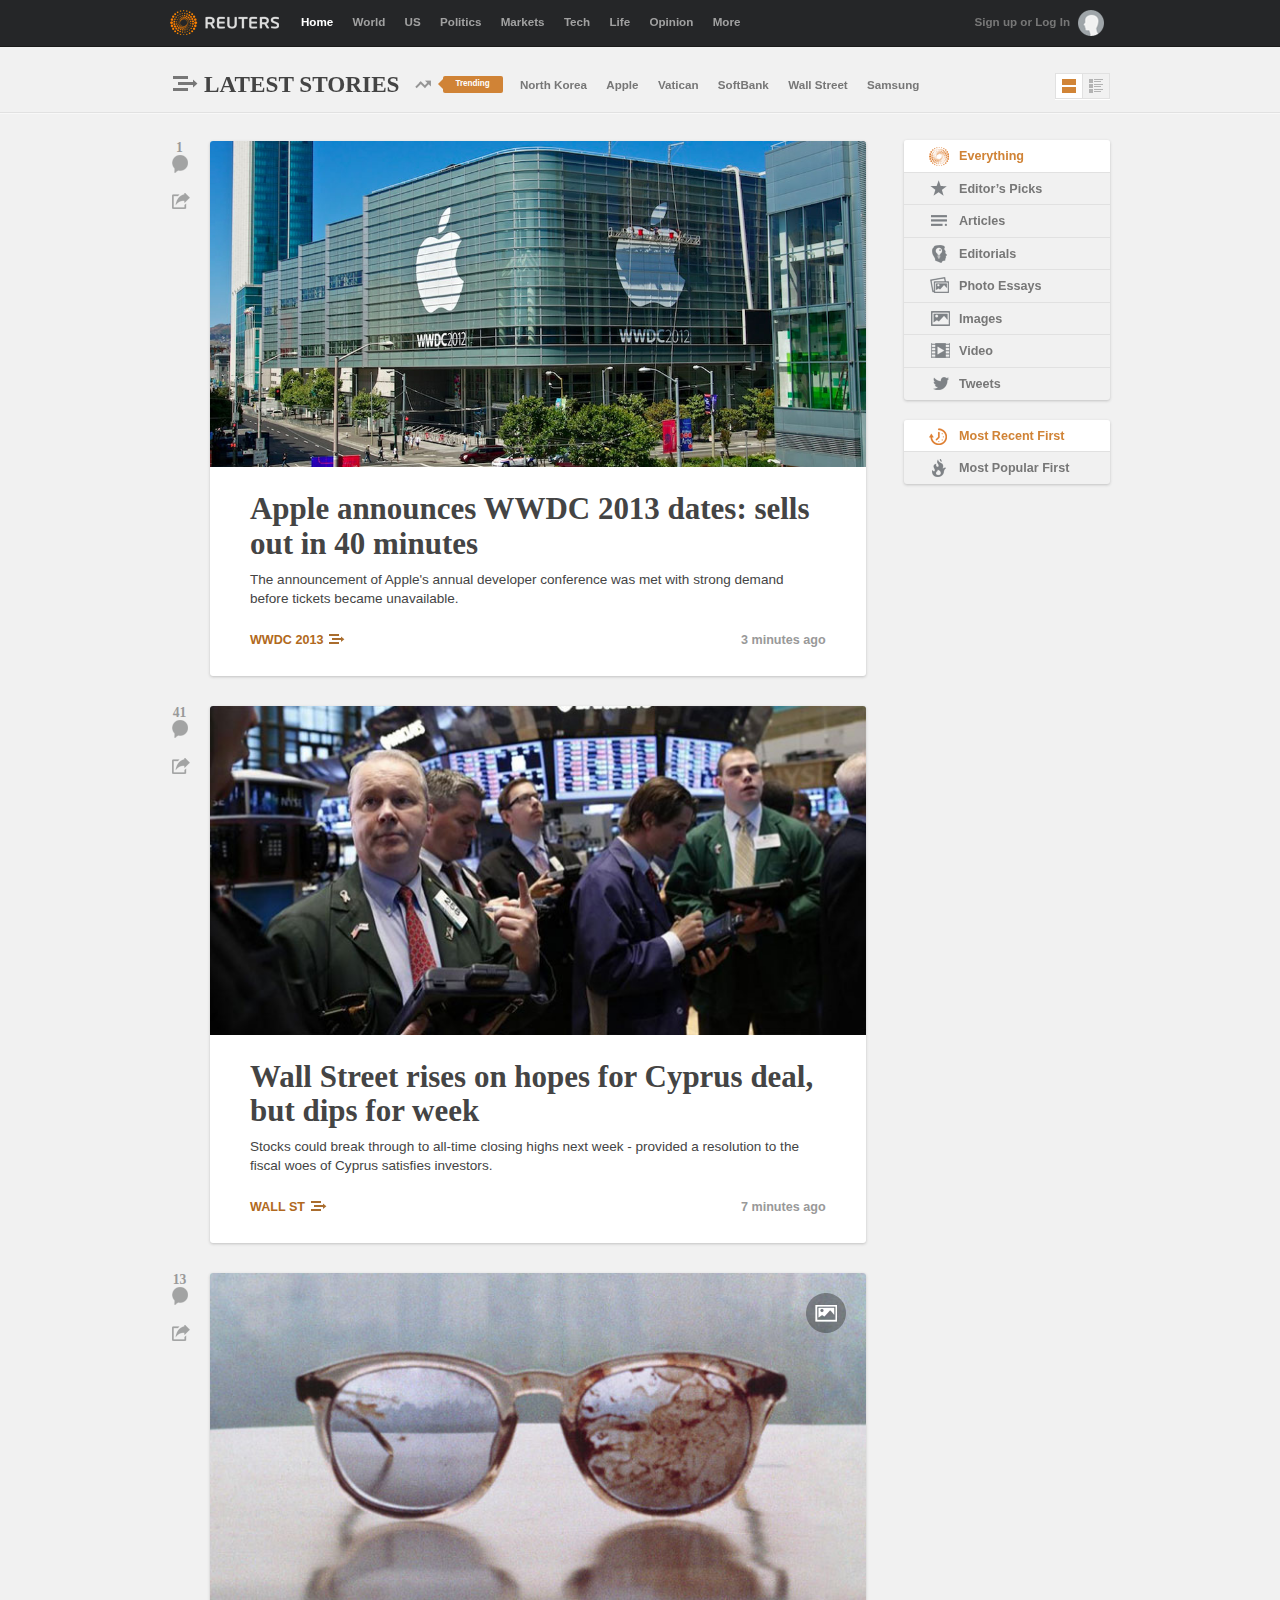
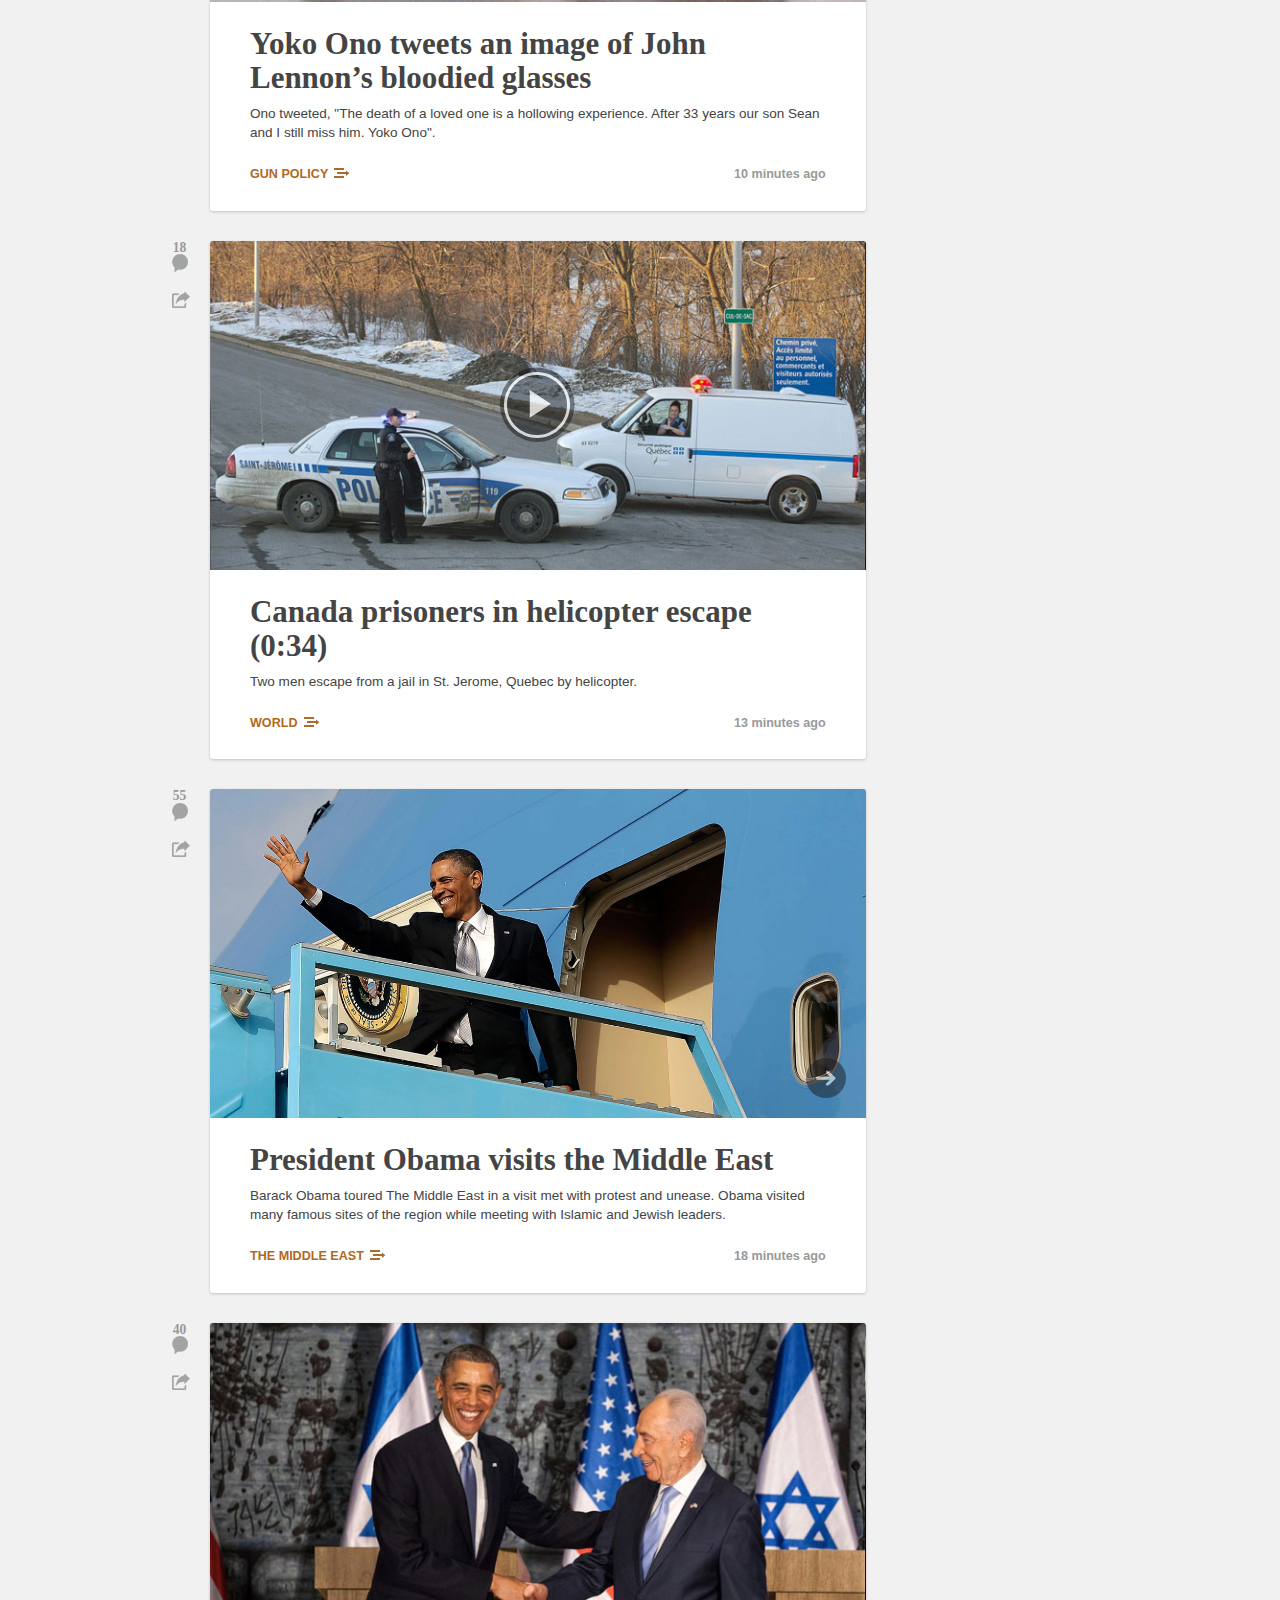
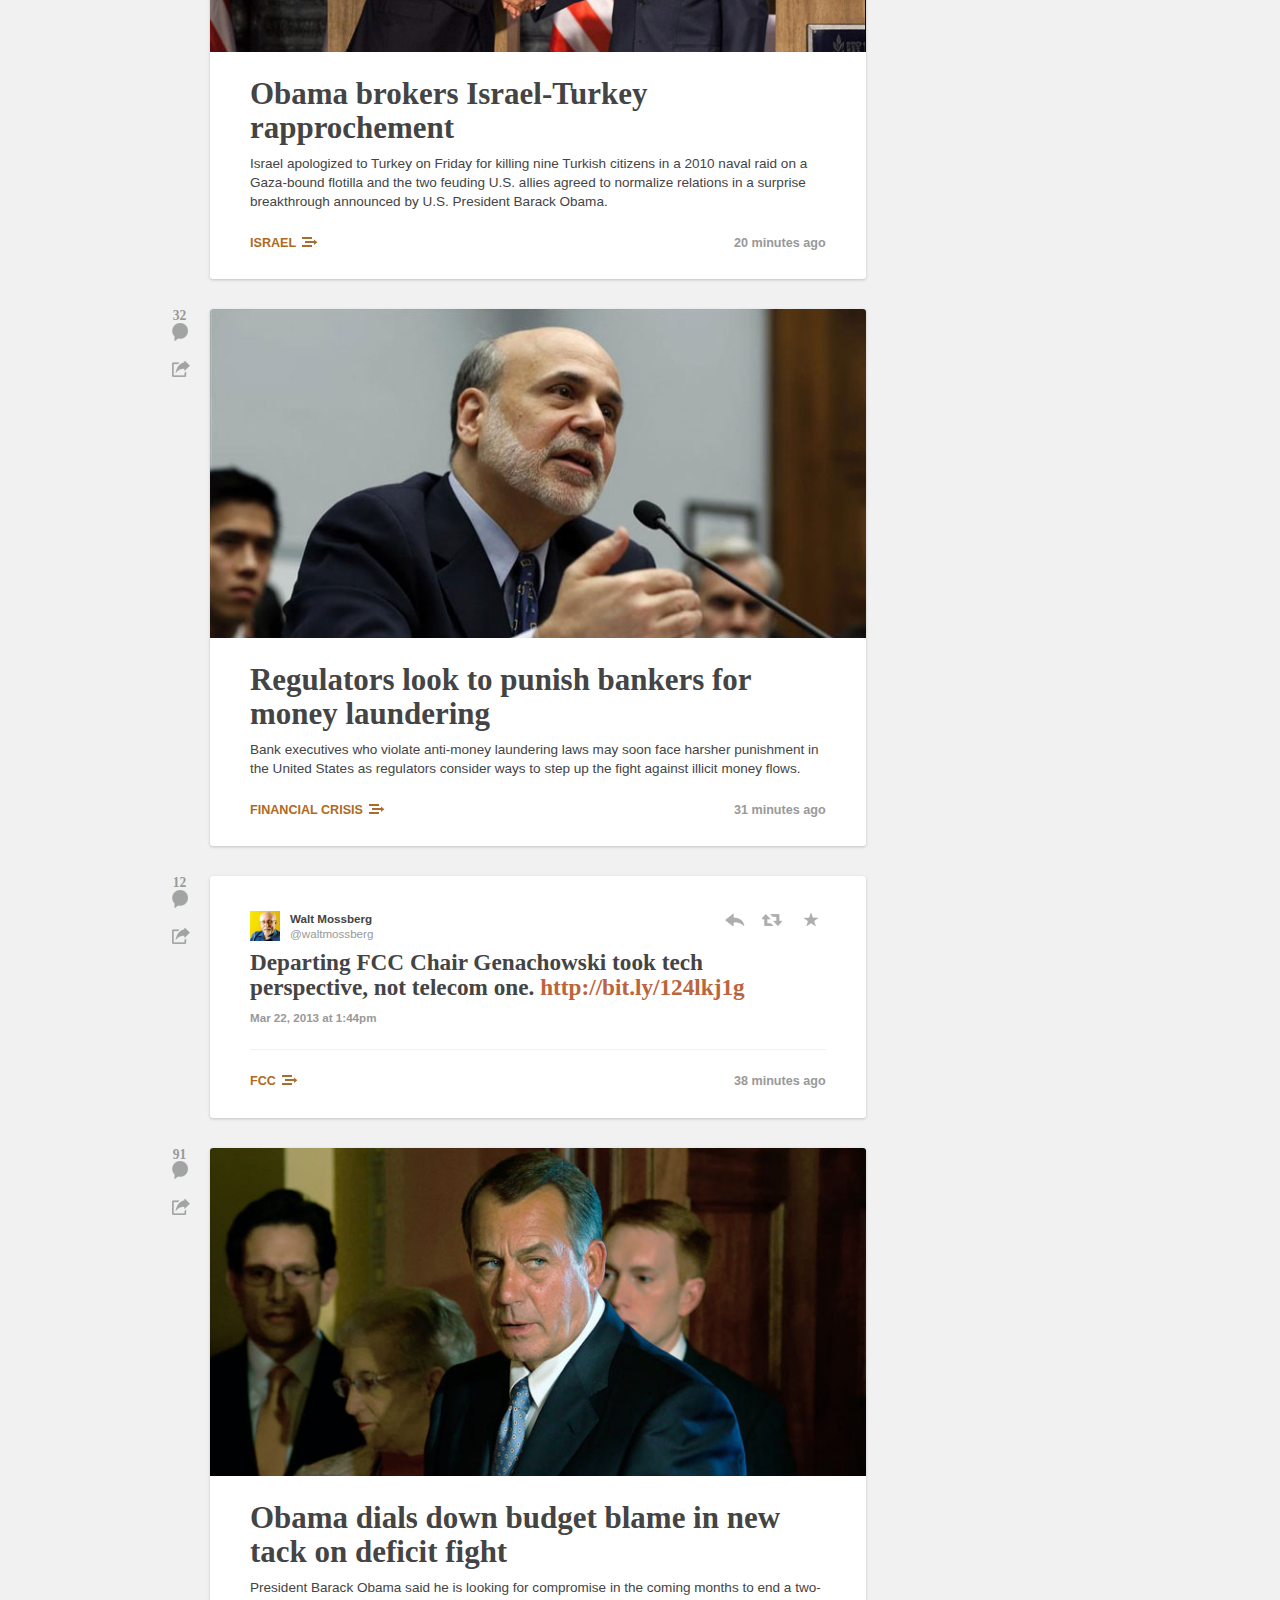
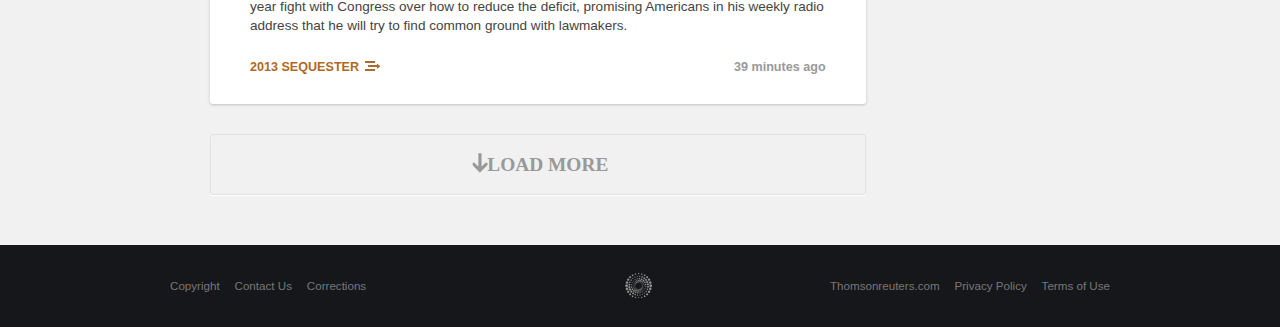
<file: index.html>
<!DOCTYPE html>
<html>
    <head>
        <meta http-equiv="Content-Type" content="text/html; charset=UTF-8" />
        <meta name="Description" content="" />
        <meta name="Keywords" content="" />
        <title>Reuters.com :: The Latest News Headlines</title>
        <link rel="stylesheet" type="text/css" media="screen" href="style.css" />

        <meta name="robots" content="noindex, nofollow"/>
    </head>
    <body>

       <nav id="nav">
            <div class="wrapper">
				
                <img id="logo" src="images/logo.png" alt="logo" width="" height="" />
                
                <ul id="nav-items">
                    <li>
                        <a href="#" class="active">Home</a>
                    </li>
                                        <li>
                        <a href="#">World</a>
                    </li>
                    
                    <li>
                        <a href="#">US</a>
                    </li>
                    <li>
                        <a href="#">Politics</a>
                    </li>
                    <li>
                        <a href="#">Markets</a>
                    </li>

                    <li>
                        <a href="#">Tech</a>
                    </li>
                    
                                        <li>
                        <a href="#">Life</a>
                    </li>
                    <li>
                        <a href="#">Opinion</a>
                    </li>
                    <li>
                        <a href="#">More</a>
                    </li>
                </ul>

				
				
				
				<a href="#" id="sign-in-btn">
                    <span class="default-text">Sign up or Log In</span>
                    <span class="logged-in-text">Welcome Rob</span>
                </a>
                
            </div>
            
            <div id="login">
                <div class="wrapper">
                    <div class="left">
                        <h4>Your news. Your Homepage.</h4>
                        
                        <p>Want news that's just for you? Sign up and start following topics you like. <br/>Your homepage will automatically show you everything you need and nothing you don't.</p>
                    
                        <a href="#" class="button">Sign Up</a>

                    </div>
                    
                    <div class="right">
                        <label for="username">Username</label>
                        <div class="input-wrapper"><input type="text" name="username" id="username"/></div>
                        
                        <label for="password">Password</label>
                        <div class="input-wrapper"><input type="password" name="password" id="password"/></div>
                        
                        <input type="submit" id="log-in" class="button dark" value="Sign In"/>
                    </div>
                </div>
            </div>
                
            <div id="user-settings">
                <div class="wrapper">
                
                    <aside id="recommended">
                        <div class="input-wrapper"><input type="text" placeholder="Find a topic…"/></div>
                        
                        <h4>Recommended</h4>
                        
                        <ul id="recommendations">
                            <li><a href="#" class="button dark">+</a>Google</li>
                            <li><a href="#" class="button dark">+</a>Macworld 2013</li>
                            <li><a href="#" class="button dark">+</a>WWDC 2013</li>
                            <li><a href="#" class="button dark">+</a>War In Afghanistan</li>
                        </ul>
                    </aside>
                    
                    <div class="topic-group">
                        <h4>Favorites</h4>
                        <span class="description">Topics you follow that will appear in your personal homepage and in the navigation</span>
                        
                        <ul id="favorites">                        
                            <li>
                                <a href="#" class="saved-topic">
                                    <img src="images/small_square_image_02.jpg" alt="small_square_image_01" width="" height="" />
                                    <strong>Tech</strong>
                                    1,348,901
                                </a>
                            </li>
                            
                            <li>
                                <a href="#" class="saved-topic">
                                    <img src="images/small_square_image_03.jpg" alt="small_square_image_01" width="" height="" />
                                    <strong>Politics</strong>
                                    1,118,904
                                </a>
                            </li>
                            
                            <li>
                                <a href="#" class="saved-topic">
                                    <img src="images/small_square_image_11.jpg" alt="small_square_image_01" width="" height="" />
                                    <strong>Global Warming</strong>
                                    2,211,224
                                </a>
                            </li>

                            <li>
                                <a href="#" class="saved-topic">
                                    <img src="images/small_square_image_10.jpg" alt="small_square_image_01" width="" height="" />
                                    <strong>Apple</strong>
                                    2,251,123
                                </a>
                            </li>
                            
                            <li>
                                <a href="#" class="saved-topic">
                                    <img src="images/small_square_image_07.jpg" alt="small_square_image_01" width="" height="" />
                                    <strong>Opinion</strong>
                                    1,356,221
                                </a>
                            </li>
                        </ul>
                    </div>
                                        
                    <div class="topic-group">
                        <h4>Saved</h4>
                        <span class="description">Topics you follow that will appear on your personal homepage</span>
                        
                        <ul id="saved">
                            <li>
                                <a href="#" class="saved-topic">
                                    <img src="images/small_square_image_01.jpg" alt="small_square_image_01" width="" height="" />
                                    <strong>World</strong>
                                    978,781
                                </a>
                            </li>
                            <li>
                                <a href="#" class="saved-topic">
                                    <img src="images/small_square_image_04.jpg" alt="small_square_image_01" width="" height="" />
                                    <strong>Business</strong>
                                    1,731,122
                                </a>
                            </li>
                            
                            <li>
                                <a href="#" class="saved-topic">
                                    <img src="images/small_square_image_05.jpg" alt="small_square_image_01" width="" height="" />
                                    <strong>Markets</strong>
                                    1,665,004
                                </a>
                            </li>

                            <li>
                                <a href="#" class="saved-topic">
                                    <img src="images/small_square_image_06.jpg" alt="small_square_image_01" width="" height="" />
                                    <strong>Life</strong>
                                    745,055
                                </a>
                            </li>
                            
                            <li>
                                <a href="#" class="saved-topic">
                                    <img src="images/small_square_image_08.jpg" alt="small_square_image_01" width="" height="" />
                                    <strong>NASCAR</strong>
                                    2,211,224
                                </a>
                            </li>
                            
                            <li>
                                <a href="#" class="saved-topic">
                                    <img src="images/small_square_image_09.jpg" alt="small_square_image_01" width="" height="" />
                                    <strong>2013 Sequester</strong>
                                    414,198
                                </a>
                            </li>
                            
                            <li>
                                <a href="#" class="saved-topic">
                                    <img src="images/small_square_image_12.jpg" alt="small_square_image_01" width="" height="" />
                                    <strong>DOMA</strong>
                                    721,123
                                </a>
                            </li>
                        </ul>
                    </div>
                </div>
            </div>
                <a href="#" id="toggle-nav">
					<span></span>
					<span></span>
					<span></span>
				</a>

        </nav>
        

            <div class="toolbar active">
                <div class="wrapper">
                    <h1>Latest Stories</h1>
                    
                                    <ul id="trending">
                    <li>
                        <a href="#" class="trending">
                            <span class="popup">
                                Trending
                                <span class="nubbin"></span>
                            </span>
                        </a>
                    </li>
                                        <li>
                        <a href="#">North Korea</a>
                    </li>
                    
                    <li>
                        <a href="#">Apple</a>
                    </li>
                    <li>
                        <a href="#">Vatican</a>
                    </li>

                    <li>
                        <a href="#">SoftBank</a>
                    </li>
                    
                                        <li>
                        <a href="#">Wall Street</a>
                    </li>
                    
                                        <li>
                        <a href="#">Samsung</a>
                    </li>
                    
                                   </ul>
                                   

                                   
                    <ul id="style-toggle">
                    
                        <li><a id="box-style" class="active" href="#"><span class="icon">Boxes</span></a></li>
                        <li><a id="list-style" href="#"><span class="icon">List</span></a></li>
                    
                    </ul>

                                                       <a href="#" class="button orange" id="new-items">1 New</a>     
                </div>
                
                <div id="shadow"></div>
            </div>
             
                     <div id="container">
       
            <div id="stream-content">
                <div class="wrapper">
                    <ul id="stream">
                        <li id="hidden-item-in-stream" class="stream-list-item hidden article featured">
                            <ul class="meta-items">
                                <li><a class="comments" href="#"><span class="label">78</span><span class="icon"></span></a></li>
                                <li><a class="share" href="#">Share<span class="icon"></span></a></li>
                                <li><a class="favorite login-required" href="#"><span class="icon"></span>Favorite</a></li>
                            </ul>
                            
                            <div class="main-content">
                                <div class="image-wrapper">
                                    <img src="images/article_hero.jpg" alt="image01" width="" height="" />
                                </div>
                                
                                <h2><a href="#" id="active-article">Boehner warns Senate Democrats on US government funding bill</a></h2>
                                <p>House of Representatives Speaker John Boehner on Thursday warned Senate Democrats against making big changes to a House-passed government funding measure, or Republicans may strip the flexibility it gives for applying military spending cuts.</p>
                                <span  id="timer" class="timestamp">Just now</span>
                                <span class="stream-label">2013 Sequester</span>

                            </div>
                        </li>

                        <li class="stream-list-item article favorited">
                            <ul class="meta-items">
                                <li><a class="comments" href="#"><span class="label">1</span><span class="icon"></span></a></li>
                                <li><a class="share" href="#">Share<span class="icon"></span></a></li>
                                <li><a class="favorite active login-required" href="#"><span class="icon"></span>Favorite</a></li>
                            </ul>
                            
                            <div class="main-content">
                                <div class="image-wrapper">
                                    <img src="images/apple.jpg" alt="image01" width="" height="" />
                                </div>
                                
                                <h2><a href="#">Apple announces WWDC 2013 dates: sells out in 40 minutes</a></h2>
                                <p>The announcement of Apple's annual developer conference was met with strong demand before tickets became unavailable.</p>
                                <span class="timestamp">3 minutes ago</span>
                                <span class="stream-label">WWDC 2013</span>

                            </div>
                        </li>
                                                
                        <li class="stream-list-item article">
                            <ul class="meta-items">
                                <li><a class="comments" href="#"><span class="label">41</span><span class="icon"></span></a></li>
                                <li><a class="share" href="#">Share<span class="icon"></span></a></li>
                                <li><a class="favorite login-required" href="#"><span class="icon"></span>Favorite</a></li>
                            </ul>
                            
                            <div class="main-content">
                                <div class="image-wrapper">
                                    <img src="images/image02.jpg" alt="image01" width="" height="" />
                                </div>
                                
                                <h2>Wall Street rises on hopes for Cyprus deal, but dips for week</h2>
                                <p>Stocks could break through to all-time closing highs next week - provided a resolution to the fiscal woes of Cyprus satisfies investors.</p>
                                <span class="timestamp">7 minutes ago</span>
                            <span class="stream-label">Wall St</span>
                            </div>
                        </li>
                        
                        <li class="stream-list-item image">
                            <ul class="meta-items">
                                <li><a class="comments" href="#"><span class="label">13</span><span class="icon"></span></a></li>
                                <li><a class="share" href="#">Share<span class="icon"></span></a></li>
                                <li><a class="favorite login-required" href="#"><span class="icon"></span>Favorite</a></li>
                            </ul>
                            
                            <div class="main-content">
                                <div class="image-wrapper">
                                    <img src="images/image40.jpg" alt="image01" width="" height="" />
                                    <img src="images/image_icon.png" class="content-icon" alt="image_icon" width="" height="" />
                                </div>
                                
                                <h2>Yoko Ono tweets an image of John Lennon&rsquo;s bloodied glasses</h2>
                                <p>Ono tweeted, "The death of a loved one is a hollowing experience. After 33 years our son Sean and I still miss him. Yoko Ono".</p>
                                <span class="timestamp">10 minutes ago</span>
                            <span class="stream-label">Gun Policy</span>
                            </div>
                        </li>
                        
                         <li class="stream-list-item video">
                            <ul class="meta-items">
                                <li><a class="comments" href="#"><span class="label">18</span><span class="icon"></span></a></li>
                                <li><a class="share" href="#">Share<span class="icon"></span></a></li>
                                <li><a class="favorite login-required" href="#"><span class="icon"></span>Favorite</a></li>
                            </ul>
                            
                            <div class="main-content">
                                <div class="image-wrapper">
                                    <img src="images/image05.jpg" alt="image01" width="" height="" />
                                    <div class="video-icon"></div>
                                </div>
                                
                                <h2>Canada prisoners in helicopter escape (0:34)</h2>
                                <p>Two men escape from a jail in St. Jerome, Quebec by helicopter.</p>
                                <span class="timestamp">13 minutes ago</span>
                                    <span class="stream-label">World</span>
                            </div>
                        </li>
                        
                        
                        
                        <li class="stream-list-item picture-essay featured">
                            <ul class="meta-items">
                                <li><a class="comments" href="#"><span class="label">55</span><span class="icon"></span></a></li>
                                <li><a class="share" href="#">Share<span class="icon"></span></a></li>
                                <li><a class="favorite login-required" href="#"><span class="icon"></span>Favorite</a></li>
                            </ul>
                            
                            <div class="main-content slideshow">
                                <div id="slideshow" class="image-wrapper">
                                    <a href="#" class="slideshow-next-btn">Next</a>
                                    <a href="#" class="slideshow-prev-btn disabled">Prev</a>

                                    <ul>
                                        <li><img src="images/slideshow_05.jpg" alt="image01" width="" height="" /></li>
                                        <li><img src="images/slideshow_04.jpg" alt="image01" width="" height="" /></li>
                                        <li><img src="images/slideshow_03.jpg" alt="image01" width="" height="" /></li>
                                        <li><img src="images/slideshow_02.jpg" alt="image01" width="" height="" /></li>
                                        <li><img src="images/slideshow_01.jpg" alt="image01" width="" height="" /></li>
                                        <li><img src="images/slideshow_08.jpg" alt="image01" width="" height="" /></li>
                                        <li><img src="images/slideshow_07.jpg" alt="image01" width="" height="" /></li>
                                        <li><img src="images/slideshow_06.jpg" alt="image01" width="" height="" /></li>
                                        <li><img src="images/slideshow_09.jpg" alt="image01" width="" height="" /></li>
                                        <li><img src="images/slideshow_10.jpg" alt="image01" width="" height="" /></li>
                                        <li><img src="images/slideshow_11.jpg" alt="image01" width="" height="" /></li>
                                    </ul>
                                </div>
                                
                                <h2><a href="#" id="active-essay">President Obama visits the Middle East</a></h2>
                                <p>Barack Obama toured The Middle East in a visit met with protest and unease. Obama visited many famous sites of the region while meeting with Islamic and Jewish leaders.</p>
                                <span class="timestamp">18 minutes ago</span>
                                    <span class="stream-label">The Middle East</span>
                            </div>
                        </li>


                        <li class="stream-list-item article">
                            <ul class="meta-items">
                                <li><a class="comments" href="#"><span class="label">40</span><span class="icon"></span></a></li>
                                <li><a class="share" href="#">Share<span class="icon"></span></a></li>
                                <li><a class="favorite login-required" href="#"><span class="icon"></span>Favorite</a></li>
                            </ul>
                            
                            <div class="main-content">
                                <div class="image-wrapper">
                                    <img src="images/image03.jpg" alt="image01" width="" height="" />
                                </div>
                                
                                <h2>Obama brokers Israel-Turkey rapprochement</h2>
                                <p>Israel apologized to Turkey on Friday for killing nine Turkish citizens in a 2010 naval raid on a Gaza-bound flotilla and the two feuding U.S. allies agreed to normalize relations in a surprise breakthrough announced by U.S. President Barack Obama.</p>
                                <span class="timestamp">20 minutes ago</span>
                                                                <span class="stream-label">Israel</span>
</div>
                        </li>
                        
                        <li class="stream-list-item article">
                            <ul class="meta-items">
                                <li><a class="comments" href="#"><span class="label">32</span><span class="icon"></span></a></li>
                                <li><a class="share" href="#">Share<span class="icon"></span></a></li>
                                <li><a class="favorite login-required" href="#"><span class="icon"></span>Favorite</a></li>
                            </ul>
                            
                            <div class="main-content">
                                <div class="image-wrapper">
                                    <img src="images/image04.jpg" alt="image01" width="" height="" />
                                </div>
                                
                                <h2>Regulators look to punish bankers for money laundering</h2>
                                <p>Bank executives who violate anti-money laundering laws may soon face harsher punishment in the United States as regulators consider ways to step up the fight against illicit money flows.</p>
                                <span class="timestamp">31 minutes ago</span>
                                    <span class="stream-label">Financial Crisis</span>
                            </div>
                        </li>
                        
                    
                        
                        <li class="stream-list-item tweet">
                            <ul class="meta-items">
                                <li><a class="comments" href="#"><span class="label">12</span><span class="icon"></span></a></li>
                                <li><a class="share" href="#">Share<span class="icon"></span></a></li>
                                <li><a class="favorite login-required" href="#"><span class="icon"></span>Favorite</a></li>
                            </ul>
                            
                            <div class="main-content tweet">                                
                                <img src="images/kodakwalt_tiny.jpg" alt="kodakwalt_tiny" width="" height="" />

                                <span class="tweet-name">Walt Mossberg <span class="tweet-username">@waltmossberg</span></span>

                                <h2>Departing FCC Chair Genachowski took tech perspective, not telecom one. <a href="#">http://bit.ly/124lkj1g</a></h2>
                                
                                <span class="tweet-date">Mar 22, 2013 at 1:44pm</span>
                                <div class="tweet-controls">
                                    <a href="#" class="tweet-reply"><span class="icon">Reply</span></a>
                                    <a href="#" class="tweet-retweet"><span class="icon">Retweet</span></a>
                                    <a href="#" class="tweet-favorite"><span class="icon">Favorite</span></a>
                                </div>
                            
                                <span class="timestamp">38 minutes ago</span>
                                                     <span class="stream-label">FCC</span>

                            </div>
                        </li>
                                                
                        <li class="stream-list-item editorial">
                            <ul class="meta-items">
                                <li><a class="comments" href="#"><span class="label">91</span><span class="icon"></span></a></li>
                                <li><a class="share" href="#">Share<span class="icon"></span></a></li>
                                <li><a class="favorite login-required" href="#"><span class="icon"></span>Favorite</a></li>
                            </ul>
                            
                            <div class="main-content">
                                <div class="image-wrapper">
                                    <img src="images/image06.jpg" alt="image01" width="" height="" />
                                </div>
                                
                                <h2>Obama dials down budget blame in new tack on deficit fight</h2>
                                <p>President Barack Obama said he is looking for compromise in the coming months to end a two-year fight with Congress over how to reduce the deficit, promising Americans in his weekly radio address that he will try to find common ground with lawmakers.</p>
                                <span class="timestamp">39 minutes ago</span>
                                    <span class="stream-label">2013 Sequester</span>
                            </div>
                        </li>
                        
                        <li class="stream-list-item">
                            
                            <a href="#" class="main-content load-more">
                                Load More
                            </a>
                        </li>
                    </ul>
                    
                    <div id="filters">
                                        
                    <ul class="filter">
                        <li><a href="#" id="all-content" data-filter="" class="active filter-btn">
                            <span class="icon"></span>
                            <span class="label">Everything</span>
                            
                            <span class="popup">
                                Everything
                                <span class="nubbin"></span>
                            </span></a></li>
                            
                            <li><a href="#" id="only-featured" data-filter="featured" class="filter-btn"><span class="icon"></span><span class="label">Editor&rsquo;s Picks</span><span class="popup">
                                Editor&rsquo;s Picks
                                <span class="nubbin"></span>
                            </span></a></li>
                        <li><a href="#" id="only-article" data-filter="article" class="filter-btn"><span class="icon"></span><span class="label">Articles</span><span class="popup">
                                Articles
                                <span class="nubbin"></span>
                            </span></a></li>
                        <li><a href="#" id="only-editorials" data-filter="editorial" class="filter-btn"><span class="icon"></span><span class="label">Editorials</span><span class="popup">
                                Editorials
                                <span class="nubbin"></span>
                            </span></a></li>
                        <li><a href="#" id="only-photo-essays" data-filter="picture-essay" class="filter-btn"><span class="icon"></span><span class="label">Photo Essays</span><span class="popup">
                                Photo Essays
                                <span class="nubbin"></span>
                            </span></a></li>
                        <li><a href="#" id="only-images" data-filter="image" class="filter-btn"><span class="icon"></span><span class="label">Images</span>
                        <span class="popup">
                                Images
                                <span class="nubbin"></span>
                            </span></a></li>
                        <li><a href="#" id="only-videos" data-filter="video" class="filter-btn"><span class="icon"></span><span class="label">Video</span><span class="popup">
                                Video
                                <span class="nubbin"></span>
                            </span></a></li>
                        <li><a href="#" id="only-tweets" data-filter="tweet" class="filter-btn"><span class="icon"></span><span class="label">Tweets</span>
                        <span class="popup">
                                Tweets
                                <span class="nubbin"></span>
                            </span></a></li>
                            
                        <li class="login-required"><a href="#" data-filter="favorited" id="only-favorites" class="filter-btn"><span class="icon"></span><span class="label">Favorites</span>
                        <span class="popup">
                                Favorites
                                <span class="nubbin"></span>
                            </span></a></li>
                    </ul>
                    
                    <ul class="filter">
                        <li><a href="#" id="recent-first" class="active"><span class="icon"></span><span class="label">Most Recent First</span><span class="popup">
                                Recent First
                                <span class="nubbin"></span>
                            </span></a></li>
                        <li><a href="#" id="popular-first"><span class="icon"></span><span class="label">Most Popular First</span>
                        <span class="popup">
                                Popular First
                                <span class="nubbin"></span>
                            </span></a></li>
                    </ul>
                    
                    </div>
                    
                </div>
            </div>    
        
                
        <div id="footer">
            <div class="wrapper">
            
            <ul class="left">
                    <li><a href="/copyright">Copyright</a></li>
                    <li><a href="/contact-us">Contact Us</a></li>
                    <li class="last-child"><a href="#">Corrections</a></li>
                </ul>
                
                                <div class="logo-wrapper"><img src="images/logo.png" alt="logo" width="" height="" /></div>

    <ul class="right">
                    <li><a href="http://www.thomsonreuters.com/">Thomsonreuters.com</a></li>
                    <li><a href="/privacy-policy">Privacy Policy</a></li>
                    <li><a href="/terms-of-use">Terms of Use</a></li>
                </ul>            </div>
        </div>
        </div>
        
        
        <!-- End homepage -->
        
        
        <div id="new-main-article">
            <div class="toolbar active">
                <div class="wrapper">
                    <h1>2013 Sequester</h1>
                    <a href="#" class="button follow-btn login-required">+</a>
                    
                    <span class="follower-count login-required">182,241 Followers</span>
                    
                    <a href="#" id="close-stream">Close <span>+</span></a>
                    <ul class="meta-items">
                                <li><a class="comments" href="#"><span class="label">78</span><span class="icon"></span></a></li>
                                <li><a class="share" href="#">Share<span class="icon"></span></a></li>
                                <li><a class="favorite" href="#"><span class="icon"></span>Favorite</a></li>
                            </ul>                </div>
            </div>
            
            <div id="stream-explorer">
                <div class="wrapper">
                <ul id="explore-toggle">                
                    <li><a id="time-toggle" href="#" class="button active"><span class="icon">List</span></a></li>              
                    <li><a id="trending-toggle" class="button" href="#"><span class="icon">Boxes</span></a></li>
                </ul>
                
                 <div id="ul-wrapper">
                    <ul>
                    
                                            
                        <li class="active">
                           <a href="#" id="active-article">
                                <img src="images/square_image_02.jpg" alt="square_image_02" width="" height="" />
                                <h2>Boehner warns Senate Democrats on US government funding bill</h2>
                                <span class="time">3 minutes ago</span>
                            </a>
                        </li>
                        
                        <li>
                            <a href="#">
                                <img src="images/square_image_01.jpg" alt="square_image_01" width="" height="" />
                                <h2>Senate Democrats eye plan to ease pain of spending cuts</h2>
                                <span class="time">57 minutes ago</span>
                            </a>
                        </li>
                        
                        <li>
                            <a href="#">
                                <img src="images/square_image_03.jpg" alt="square_image_03" width="" height="" />
                                <h2>Obama dials down budget blame in new tack on deficit fight</h2>
                                <span class="time">1 hour ago</span>
                            </a>
                        </li>
                        
                        <li>
                            <a href="#">
                                <img src="images/square_image_04.jpg" alt="square_image_03" width="" height="" />
                                <h2>GOP leaders meet with President Obama to discuss sequester</h2>
                                <span class="time">2 hours ago</span>
                            </a>
                        </li>
                    </ul>
                </div>
            </div>
                
            </div>
            
            <div class="wrapper">
                                <h2 id="main-headline">Boehner warns Senate Democrats on US government funding bill</h2>
                
                <div class="label-large">
                    <span class="left-rule"></span>
                    <span class="byline">By <a href="#">Jeff Greene</a></span>
                    <span class="right-rule"></span>
                    
                    <span class="location">
                        <span class="icon"><img src="images/location_icon.png" alt="location_icon" width="" height="" /></span>
                        <span class="label">Washington D.C.</span>
                    </span>
                </div>
            </div>
            
            <div class="main-article">
                <div class="image-wrapper">
                    <div class="image-cover"></div>
                    <img src="images/article_hero.jpg" alt="large_image_01" width="" height="" />
                </div>
            </div>
            
            <div class="wrapper">

                
                <div id="article-content">
                    <p class="large">House of Representatives Speaker John Boehner on Thursday warned Senate Democrats against making big changes to a House-passed government funding measure, or Republicans may strip the flexibility it gives for applying military spending cuts.</p>
                    
                    <p>The Republican-controlled House on Wednesday passed a stop-gap bill to keep government agencies and programs, including defense, funded through September 30, largely with Democratic support. The Democratic-controlled Senate is expected to vote on similar legislation next week.</p>
                    
                    <p>The House bill adds some flexibility for the Pentagon that helps it deal with its $46 billion share of $85 billion in automatic, across-the-board spending cuts for the remainder of this fiscal year that ends on September 30.</p>
                    
                    
                    <p>Senate Democrats have complained the House bill gave no such flexibility to domestic programs and have said they would remedy that in their bill.</p>
                    
                    <p>They have also criticized the House bill for making no effort to replace the across-the-board cuts under the so-called "sequester" that were imposed after the White House and Congress failed to agree to an alternative plan to reduce deficits.</p>
                    
                    <p>New funding legislation, called a "continuing resolution," to keep money flowing to agencies is needed by March 27 to avoid a broad government shutdown.</p>
                    
                    <p>"If Senate Democrats try to load up this bill with extraneous provisions and partisan riders, we will be prepared to move a clean continuing resolution through the end of the year," Boehner told a news conference.</p>
                    
                    <p>"I don't want to do that, I don't think that would help our troops, so I would urge Democrat leaders in the Senate to not get greedy and get carried away and try to put forward the possibility of a government shutdown."</p>
                    
                    <p>Boehner also said he would continue to demand at least $1 of spending cuts for every dollar of debt limit increase when the borrowing cap must next be raised, likely during the summer.</p>
                    
                    <p>Both the House and Senate are expected to unveil dueling budget plans that reflect deeply divided Republican and Democratic priorities in taming the $16.7 trillion federal debt.</p>
                    
                    <h3>Stalled Efforts</h3>
                    
                    <p>Until he final days before Friday, when the reductions began because of a law enacted in 2011, constituents urged lawmakers to avert them.</p>
                    
                    <p>The cuts threaten the U.S. economic recovery, could disrupt federal services from airports to national parks, and may force furloughs of hundreds of thousands of federal workers and employees of federal contractors, the administration says.</p>
                    
                    <p>"They want to kill us all," Senator Orrin Hatch, a Utah Republican, said of his constituents.</p>
                    
                    <p>Laura Zayner, a senior officer with the U.S. Department of Homeland Security at Chicago's O'Hare Airport, was among 400 federal workers facing possible furloughs who came to Washington last week to lobby Congress.</p>
                    
                    <p>"We consider the furlough a slap in the face. We take it personally," Zayner said. "We are not picking sides, Democrats or Republicans. But we want them to do their jobs and stop the cuts."</p>
                    
                    <p>John Kelshaw, who works with the Internal Revenue Service, came to town from New Jersey. He and a few other federal workers met with Republican Representative John Runyan.</p>
                    
                    <p>"We told him that a lot of our people live paycheck to paycheck. We said, 'Give us a break,'" Kelshaw said. He said Runyan, of New Jersey, listened but made no commitments.</p>
                    
                                        <div class="image-wrapper">
                        <a href="#" class="picture-essay">2013 Sequester</a>
                        <img src="images/image14.jpg" alt="attachment" width="" height="" />
                        <p class="caption">
                            Obama fields questions during the 2013 fiscal sequester
                            <span class="credit">Reuters / Tom Cavanaugh</span>
                        </p>
                    </div>
                    
                    <p>Both sides seem to size up any issue on a basis of who gets the political advantage, he said. "If someone suddenly came up with a cure to cancer, the question in Washington would be, 'Is this good or bad for Obama?'"</p>
                    
                    <p>The president on Friday said of the cuts, "This is not a win for anybody. This is a loss for the American people."</p>
                    
                    <p>Hatch, of Utah, said he recently told his state legislature that he expected the federal government to impose the sweeping cuts. "A number of them stood up and said maybe that's the only way we are going get any real reduction in spending," he said.</p>
                    
                    <p>On the other side, Representative Luis Gutierrez, a Chicago Democrat who won an 11th term last year with more than 80 percent of the vote, said his constituents "tell me 'Keep on fighting, Luis, keep on fighting.'"</p>
                    
                    <p>Representative Scott Rigell, a Virginia Republican whose district includes the shipbuilding yards in Newport News that are likely to be hit hard by cuts in military spending, was dismayed by the untargeted reductions.</p>
                    
                    <p>Rigell got a letter from a constituent last month that read in part, "My husband, a project manager for the defense industry, went to work this morning to lay off half of his workforce because of sequestration."</p>
                    
                    <p>In an interview, Rigell said, "When I think they (shipyard workers) could lose their jobs because of the dysfunction in Washington … this is not acceptable to me."</p>
                    
                    <p>"I've been at that shipyard. Some of hardest working folks I know. They're coming in at 5:30 a.m. with a lunch bucket and making $35,000 a year and wondering if they'll have a job."</p>
                    
                    <p class="meta">Filed March 13, 2013 at 5:13 pm</p>
                </div>        
            </div>
            
            <div id="comment-section">
                <div class="wrapper">
                    <h2>63 Responses</h2>
                    
                    <form id="leave-a-comment">
                        <img src="images/default_avatar_large.png" class="avatar-large" alt="avatar_large" width="" height="" />

                        <div class="label-large">
                                <span class="left-rule"></span>
                                <span class="byline">Rob Madole</span>
                                <span class="right-rule"></span>
                                
                                <span class="date">
                                    Add your response below...
                                </span>
                            </div>
                        <div class="input-wrapper"><textarea></textarea></div>
                        <a href="#" id="submit-comment" class="button">Add my response</a>
                    </form>
                    
                    <ul id="comment-list">
                        <li class="comment">
                            <img src="images/default_avatar_large.png" class="avatar-large" alt="avatar_large" width="" height="" />
                            
                            <div class="label-large">
                                <span class="left-rule"></span>
                                <span class="byline">Kevin Harvick</span>
                                <span class="right-rule"></span>
                                
                                <span class="date">
                                    9 minutes ago
                                </span>
                            </div>
                            
                            <p>The best part of this discourse is citizens are actually paying attention to their govt. instead of 
    allowing these hacks in DC to do whatever they want. Thank you America for starting to get involved with your own govt.. There is now hope the country will not implode or become Greece. The sequester will create some pain, but nothing compared to a collapse or BK.</p>
                        </li>
                        
                        <li class="comment">
                            <img src="images/avatar_large2.png" class="avatar-large" alt="avatar_large" width="" height="" />
                            
                            <div class="label-large">
                                <span class="left-rule"></span>
                                <span class="byline">Mike Ciarlo</span>
                                <span class="right-rule"></span>
                                
                                <span class="date">
                                    12 minutes ago
                                </span>
                            </div>
                            
                            <p>The first cut… is to Congress’ paychecks. Since they believe Minimum Wage is “just fine” where it is… then that should be their compensation.</p>
                        </li>
                    </ul>
                </div>
            </div>
            
                    <div id="footer">
            <div class="wrapper">
            
            <ul class="left">
                    <li><a href="/copyright">Copyright</a></li>
                    <li><a href="/contact-us">Contact Us</a></li>
                    <li class="last-child"><a href="#">Corrections</a></li>
                </ul>
                
                                <div class="logo-wrapper"><img src="images/logo.png" alt="logo" width="" height="" /></div>

    <ul class="right">
                    <li><a href="http://www.thomsonreuters.com/">Thomsonreuters.com</a></li>
                    <li><a href="/privacy-policy">Privacy Policy</a></li>
                    <li><a href="/terms-of-use">Terms of Use</a></li>
                </ul>            </div>
        </div>
        </div> <!-- new article -->
                
        <ul id="new-nav"> 
                <li>
                    <a href="#" class="active">Home</a>
                        </li>
                    <li>
                        <a href="#">Tech</a>
                    </li>
                    <li>
                        <a href="#">Politics</a>
                    </li>
                    <li>
                        <a href="#">Global Warming</a>
                    </li>
                    <li>
                        <a href="#">Apple</a>
                    </li>
                    <li>
                        <a href="#">Opinion</a>
                    </li>
                    <li>
                        <a href="#">More</a>
                    </li>
                </ul>
                
                
                        <ul id="new-trends"> 
    <li>
                        <a href="#" class="trending">
                            <span class="popup">
                                Trending
                                <span class="nubbin"></span>
                            </span>
                        </a>
                    </li>
                    <li>
                        <a href="#">WWDC 2013</a>
                    </li>
                    <li>
                        <a href="#">Google Glass</a>
                    </li>
                    <li>
                        <a href="#">Samsung</a>
                    </li>
                    <li>
                        <a href="#">2013 Sequester</a>
                    </li>
                    <li>
                        <a href="#">Occulus Rift</a>
                    </li>
                </ul>
                <div id="picture-essay" class="dark">
    <div class="toolbar active">
                <div class="wrapper">
                    <h1>The Middle East</h1>
                    <a href="#" class="button follow-btn login-required">+</a>
                    
                    <span class="follower-count login-required">91,175 Followers</span>
                    
                    <a href="#" id="close-essay">Close <span>+</span></a>
                    <ul class="meta-items">
                        <li><a class="comments" href="#"><span class="label">78</span><span class="icon"></span></a></li>
                        <li><a class="share" href="#">Share<span class="icon"></span></a></li>
                        <li><a class="favorite" href="#"><span class="icon"></span>Favorite</a></li>
                    </ul>
                </div>
            </div>
            
            <div id="stream-explorer">
                <div class="wrapper">
                <ul id="explore-toggle">                
                    <li><a id="time-toggle" href="#" class="button active"><span class="icon">List</span></a></li>              
                    <li><a id="trending-toggle" class="button" href="#"><span class="icon">Boxes</span></a></li>
                </ul>
                
                 <div id="ul-wrapper">
                    <ul>
                        <li>
                            <a href="#">
                                <img src="images/square_image_13.jpg" alt="square_image_01" width="" height="" />
                                <h2>Israel says deal with Turks does not require Gaza blockade end</h2>
                                <span class="time">1 hour ago</span>
                            </a>
                        </li>
                        
                        <li>
                           <a href="#" id="active-article">
                                <img src="images/square_image_12.jpg" alt="square_image_02" width="" height="" />
                                <h2>Obama plays tourist in Petra at end of Middle East trip</h2>
                                <span class="time">1= hour ago</span>
                            </a>
                        </li>
                        
                        <li>
                            <a href="#">
                                <img src="images/square_image_10.jpg" alt="square_image_03" width="" height="" />
                                <h2>Kerry meets Palestinian, Israeli leaders after Obama visit</h2>
                                <span class="time">1 hour ago</span>
                            </a>
                        </li>
                        
                        <li>
                            <a href="#">
                                <img src="images/square_image_11.jpg" alt="square_image_03" width="" height="" />
                                <h2>Between Middle East visits, Obama dashes Arab hopes</h2>
                                <span class="time">2 hours ago</span>
                            </a>
                        </li>
                    </ul>
                </div>
            </div>
                
            </div>
            
            <div class="wrapper">
                                <h2 id="main-headline">President Obama visits the Middle East</h2>
                
                <div class="label-large">
                    <span class="left-rule"></span>
                    <span class="byline">By <a href="#">Magdeline Smith</a></span>
                    <span class="right-rule"></span>
                    
                    <span class="location">
                        <span class="icon"><img src="images/location_icon.png" alt="location_icon" width="" height="" /></span>
                        <span class="label">The Middle East</span>
                    </span>
                </div>
            </div>
                        
            <div class="wrapper">
                
                <div id="article-content">
                    <div class="image-wrapper">
                        
                        <img src="images/slideshow_05.jpg" alt="attachment" width="" height="" />
                        <p class="caption">
                            President Obama waves before boarding Air Force One before his departure from Ben Gurion International Airport in Tel Aviv.                            <span class="credit">Reuters / Pablo Martinez Monsivais</span>
                        </p>
                    </div>
                    
                    <div class="image-wrapper">
                        
                        <img src="images/slideshow_04.jpg" alt="attachment" width="" height="" />
                        <p class="caption">
                            President Barack Obama and Jordan's King Abdullah II, participate in an arrival ceremony.                            <span class="credit">Reuters / Pablo Martinez Monsivais</span>
                        </p>
                    </div>
                    
                    <div class="image-wrapper">
                        
                        <img src="images/slideshow_03.jpg" alt="attachment" width="" height="" />
                        <p class="caption">
                            President Obama tours Jordan's ancient city of Petra on March 23.                             <span class="credit">Reuters / Pablo Martinez Monsivais</span>
                        </p>
                    </div>
                    
                    <div class="image-wrapper">
                        
                        <img src="images/slideshow_02.jpg" alt="attachment" width="" height="" />
                        <p class="caption">
                            U.S. security personnel patrol the ancient city of Petra, Jordan, ahead of the arrival of President Obama. Obama toured the fabled city on Saturday, described the landscape of soaring red rock cliffs as "amazing."                            <span class="credit">Reuters / Pablo Martinez Monsivais</span>
                        </p>
                    </div>
                    
                    <div class="image-wrapper">
                        
                        <img src="images/slideshow_01.jpg" alt="attachment" width="" height="" />
                        <p class="caption">
                            A Palestinian activist wears a President Obama mask and holds a photo of civil rights icon Rosa Parks in Hebron, West Bank.                            <span class="credit">Reuters / Nasser Shiyoukhi</span>
                        </p>
                    </div>
                    
                    <div class="image-wrapper">
                        
                        <img src="images/slideshow_08.jpg" alt="attachment" width="" height="" />
                        <p class="caption">
                            Israelis shout slogans during a protest against President Obama's visit. The activists are demanding the release of Jonathan Pollard, a Jewish American who was convicted in 1987 on charges of spying for Israel                            <span class="credit">Reuters / Lior Mizrahi</span>
                        </p>
                    </div>
                    
                    <div class="image-wrapper">
                        
                        <img src="images/slideshow_07.jpg" alt="attachment" width="" height="" />
                        <p class="caption">
                            President Obama visits the Hall of Names at the Yad Vashem Holocaust Memorial museum with Israel's Prime Minster Benjamin Netanyahu, left, Israeli President Shimon Peres, Rabbi Yisrael Meir Lau and Avner Shalev, chairman of the Yad Vashem Directorate, in Jerusalem.                            <span class="credit">Reuters /  Uriel Sinai</span>
                        </p>
                    </div>

<div class="image-wrapper">
                        
                        <img src="images/slideshow_06.jpg" alt="attachment" width="" height="" />
                        <p class="caption">
                            Israeli President Shimon Peres, left, President Obama and Israeli Prime Minister Benjamin Netanyahu observe a moment of silence in the Hall of Remembrance at the Yad Vashem Holocaust Museum in Jerusalem. The museum is a memorial to the six million Jews killed by the Nazis during World War II.                            <span class="credit">Reuters / Saul Loeb</span>
                        </p>
                    </div>
                    
                    <div class="image-wrapper">
                        
                        <img src="images/slideshow_09.jpg" alt="attachment" width="" height="" />
                        <p class="caption">
                            President Barack Obama talks with Israeli Prime Minister Benjamin Netanyahu speaks with President Obama during a state dinner on March 21 in Jerusalem.                            <span class="credit">Reuters / Pablo Martinez Monsivais</span>
                        </p>
                    </div>
                    
                    <div class="image-wrapper">
                        
                        <img src="images/slideshow_10.jpg" alt="attachment" width="" height="" />
                        <p class="caption">
                            Palestinians protest during a meeting between President Obama and Palestinian Authority President Mahmoud Abbas in Ramallah, West Bank.                 <span class="credit">Reuters / Bernat Armangue</span>
                        </p>
                    </div>
                    
                    <div class="image-wrapper">
                        
                        <img src="images/slideshow_11.jpg" alt="attachment" width="" height="" />
                        <p class="caption">
                            President Obama waves to the crowd after delivering a speech at the International Convention Center in Jerusalem.                          <span class="credit">Reuters / Carolyn Kaster</span>
                        </p>
                    </div>
                    
                    
                </div>        
            </div>
            <div id="footer">
            <div class="wrapper">
            
            <ul class="left">
                    <li><a href="/copyright">Copyright</a></li>
                    <li><a href="/contact-us">Contact Us</a></li>
                    <li class="last-child"><a href="#">Corrections</a></li>
                </ul>
                
                                <div class="logo-wrapper"><img src="images/logo.png" alt="logo" width="" height="" /></div>

    <ul class="right">
                    <li><a href="http://www.thomsonreuters.com/">Thomsonreuters.com</a></li>
                    <li><a href="/privacy-policy">Privacy Policy</a></li>
                    <li><a href="/terms-of-use">Terms of Use</a></li>
                </ul>            </div>
        </div>

            
</div>

<div id="overlay"></div>


    </body>
        <script src="js/underscore.js"></script>
        <script src="js/jquery.js"></script>
        <script src="js/jqueryui.js"></script>
        <script src="js/tr.js"></script>
</html>
</file>
<file: style.css>
html, body, div, span, applet, object, iframe,
h1, h2, h3, h4, h5, h6, p, blockquote, pre,
a, abbr, acronym, address, big, cite, code,
del, dfn, em, img, ins, kbd, q, s, samp,
small, strike, strong, sub, sup, tt, var,
b, u, i, center,
dl, dt, dd, ol, ul, li,
fieldset, form, label, legend,
table, caption, tbody, tfoot, thead, tr, th, td,
article, aside, canvas, details, embed, 
figure, figcaption, footer, header, hgroup, 
menu, nav, output, ruby, section, summary,
time, mark, audio, video {
	margin: 0;
	padding: 0;
	border: 0;
	font-size: 100%;
	font: inherit;
	vertical-align: baseline;
}

/* HTML5 display-role reset for older browsers */
article, aside, details, figcaption, figure, 
footer, header, hgroup, menu, nav, section {
	display: block;
}

body {
	line-height: 1;
}

ol, ul {
	list-style: none;
}

blockquote, q {
	quotes: none;
}

blockquote:before, blockquote:after,
q:before, q:after {
	content: '';
	content: none;
}

table {
	border-collapse: collapse;
	border-spacing: 0;
}

html, body {
    font-family: "Avenir Next", Avenir Next Regular, Trebuchet MS, sans-serif;
    font-size: 1.1em;
    color: #444;
    background: #16171a;
    -webkit-font-smoothing: antialiased;
}

.wrapper,
.stream-items {
    margin: 0 auto;
    padding: 0;
    width: 940px;
}

#wrapper:after,
.stream-items:after {
    content: ".";
    display: block;
    clear: both;
    visibility: hidden;
    line-height: 0;
    height: 0;
}


/* just in case */
em {
    font-weight: normal;
    font-style: italic;
}

ul {
    list-style: none;
}

img {
    border: none;
}

a:link,
a:visited {
    text-decoration: none;
    color: #777;
    transition: color 100ms, background-color 100ms ease-in-out;
    -webkit-transition: color 100ms, background-color 100ms ease-in-out;
    -moz-transition: color 100ms, background-color 100ms ease-in-out;
}

a:hover {
    color: white;
}

/* Navigation --------------*/
#nav {  
    font-family: Arial, sans-serif;
    background: #252628;
    border-bottom: 1px solid #1a1a1a;
    min-height: 46px;
    box-shadow: 0px 1px 0 rgba(255,255,255,0.08);

    
        position: fixed;
    left: 0;
    top: 0;
    width: 100%;
    z-index: 9999;}

#nav.loading {
    background: #252628 url(images/ajax-loader.gif) center 11px no-repeat;
}

#logo {
    float: left;
    width: 109px;
    margin: 10px 0 11px;
}

#nav-items,
#trending {
    float: left;
    margin-left: 15px;
    text-align: center;
}

#nav-items li,
#trending li {
    display: inline-block;
    font-size: .6em;
    padding: 1.4em 0;
    font-weight: bold;
    color: white;
}

#trending li {
    padding: 0;
}


#nav-items a:link,
#nav-items a:visited,
#trending a:link,
#trending a:visited {
    display: inline-block;
    font-weight: bold;
    padding: 0 .6em;
    color: #a1a1a1;
}

#trending a:link,
#trending a:visited {
    display: inline-block;
    font-weight: bold;
    padding: 0 .6em;
    color: #777;
}

#style-toggle {
    float:right;
}

#style-toggle li {
    display: inline-block;
}

#style-toggle a {
    font-size: 0;
    text-indent: -9999px;
}


#nav-items a:hover,
#nav-items a.active {
    color: #d1d1d1;
}


#trending a:hover {
    color: #444;
}


#nav-items a.active {
color: white;
}

#sign-in-btn {
    font-weight: bold;
    font-size: .6em;
    background: transparent url(images/default_avatar.png) 103px 10px no-repeat;
    float: right;
    padding: 1.4em 40px 1.4em 0;
}

#sign-in-btn.active {
    background-image: url(images/avatar.png);
    background-position: 87px 10px;
}


#sign-in-btn .logged-in-text {
    display: none;
}

#sign-in-btn.active .logged-in-text {
    display: block;
}
#sign-in-btn.active .default-text {
    display: none;
}

.toolbar {
    float: left;
    width: 100%;
    background: #f1f1f1;
    padding-top: .8em;
    margin-bottom: 12px;
    margin-top: 46px;
}

#new-main-article .toolbar {
    padding-bottom: 3px;
}

#stream {
    float: left;
    width: 74%;
    min-height: 430px;
}

#shadow {
    width: 100%;
    position: fixed;
    top: 111px;
    left: 0;
    height: 5px;
    z-index: 9999;
    display: none;
    background: transparent url(images/newshadow.png) top center no-repeat;
}

.video-icon {
    position: absolute;
    top: 50%;
    left: 50%;
    margin: -38px 0 0 -38px;
    background: transparent url(images/play_btn.png) 0 0 no-repeat;
    width: 75px;
    height: 75px;
    cursor: pointer;
    opacity: 0.7;
}

.video-icon:hover {
    opacity: 1;
}

#stream .main-content.load-more {
    background: #f1f1f1;
    box-shadow: 0 1px 0 #fff;
    border: 1px solid #e1e1e1;
    text-align: center;
    padding: 20px 0;
      font-family: Avenir Next Condensed, Avenir Next Condensed Medium;
    text-transform: uppercase;
    font-weight: bold;
    color: #999;
    margin-bottom: 50px;
    display: block;
    padding-left: 20px;
    background: #f1f1f1 url(images/load_more_arrow.png) 41% 18px no-repeat;

}

#stream .main-content.load-more:hover {
    background: #fff url(images/load_more_arrow.png) 41% -60px no-repeat;
    color :#656565;
}


#current-stream{
    background: #f1f1f1;
    border-radius: 3px;
    box-shadow: 0 1px 3px #c1c1c1;
    font-size: .8em;
    font-weight: bold;
    margin-bottom: 20px;
    overflow: hidden; 
    background: white;
}

#current-stream h1 {
    padding: 15px 25px 5px 25px;
    text-transform: uppercase;
    font-family: Avenir Next Condensed, Avenir Next Condensed Medium;
    font-size: 1.2em;
}

#current-stream span {
    padding: 0 25px 15px 25px;
    color: #777;
    display: block;
    font-size: .7em;
    font-weight: normal;
}

#filters {
    width: 206px;
    position: fixed;
    left: 50%;
    margin-left: 264px;
    top: 140px;
    z-index: 9996;
}

#filters.collapsed {
    width: 63px;
    position: fixed;
    top: 140px;
    margin-left: 407px;
    z-index: 9998;
}


.filter {
    background: #f1f1f1;
    border-radius: 3px;
    box-shadow: 0 1px 3px #c1c1c1;
    font-size: .65em;
    font-weight: bold;
    margin-bottom: 20px;
}

.filter li:first-child a {
    border-radius: 3px 3px 0 0;
}


#filters.collapsed a:link,
#filters.collapsed a:visited {
    padding: 16px 25px;
}

#filters.collapsed .label {
    display: none;
}

#filters.collapsed .icon {
    left: 20px;
}

#stream.collapsed {
    width: 90%;
}

.filter a:link,
.filter a:visited {
    display: block;
    border-bottom: 1px solid #e1e1e1;
    padding: 10px 35px 9px 55px;
    position: relative;
}
#only-tweets,
#popular-first,
#only-favorites {
    border-bottom: none;
}
#only-favorites{
    border-top: 1px solid #e1e1e1;
}

.filter .icon {
    position: absolute;
    top: 7px;
    left: 25px;
    background: transparent url(images/filter_icons.png) 0 0 no-repeat;
    display: inline-block;
    width: 20px;
    height: 20px;
}

.filter a.active {
    background: white;
    color: #d08336;
}

#all-content:hover .icon,
#all-content.active .icon {
    background-position: -42px 0;
}

.toolbar,
#stream-explorer .wrapper {
    border-bottom: 1px solid #e1e1e1;
    box-shadow: 0px 1px 0 rgba(255,255,255,0.5);
}

.toolbar .wrapper {
    padding: 12px 0 13px;
}

#stream-explorer .wrapper {
    padding: 0;
}

.toolbar .wrapper:after,
#stream-explorer .wrapper:after {
    content: '';
    display: block;
    clear: both;
}

.toolbar.article {
    float: left;
    padding: 0;
    width: 100%;
    background: #252628;
    border-top: 1px solid rgba(255,255,255,0.04);
    border-bottom: 1px solid #000;
    box-shadow: none;
    margin-bottom: 0;
margin-top: 0;
}

#trending .trending:link {
    background:transparent url(images/trending_icon.png) 0 1px no-repeat;
    width: 16px;
    height: 10px;
            padding-right: 70px;
    margin-top: 2px;
    position: relative;
}

#trending .trending:hover .popup {
    display: block;
}

.popup {
    position: absolute;
    top: 6px;
    left: 28px;
    width: 60px;
    height: 17px;
    margin-top: -9px;
    box-sizing: border-box;
    font-size: .7em;
    background: #d08336;
    color: white;
    text-align: center;
    padding: .4em 0;
    border-radius: 2px;
    transition: opacity 100ms linear;
    -webkit-transition: opacity 100ms linear;
    -moz-transition: opacity 100ms linear;
}

.nubbin {
    position: absolute;
    left: -10px;
    top: 50%;
    font-size: 0;
    width: 0;
    height: 0;
    margin-top: -6px;
    border-left: 5px solid transparent;
    border-right: 5px solid #d08336;
    border-top: 5px solid transparent;
    border-bottom: 5px solid transparent;
}

#filters .popup {
    left: 0;
    margin-left: -92px;
    top: 14px;
    height: 22px;
    width: 90px;
    font-size: .9em;
    display: none;
    padding: .4em 0 .7em;
}


#filters.collapsed a:hover .popup {
    display: block;
}

#filters .nubbin {
    right: -10px;
    left: auto;
    margin-top: -5px;
    border-right: 5px solid transparent;
    border-left: 5px solid #d08336;
    border-top: 5px solid transparent;
    border-bottom: 5px solid transparent;
}

#nav-items .trending {
    padding-left: .6em;
}

.toolbar.article h1{
    color: white;
    float:none;
    margin-top: 12px;
}

#stream-id .button {
    float: none;
    margin: 8px 0;
    font-size: .4em;
    padding: .8em 1.2em .6em 2.7em;
    display: inline-block;
}


.toolbar {
    position: fixed;
    top: 0;
    left: 0;
    width: 100%;
    background: #f1f1f1;
    z-index: 10;
}

#new-main-article .toolbar {
    z-index: 9997;
}


#new-main-article.animating .toolbar,
#picture-essay.animating .toolbar {
    float: left;
    position: static;
}

#new-main-article.animating,
#picture-essay.animating {
    margin-top: 0;
    padding-top: 0;
}

#container,
#new-main-article {
    margin-top: 113px;
    background: #f1f1f1;
    padding-top: 8px;
    overflow: hidden;
}

#new-main-article {
    padding-top: 13px;
    margin-top: 46px;;
}

.toolbar .follow-btn {
    float:left;
}

.toolbar .follower-count {
    font-size: .55em;
    float: left;
    margin: .5em 0 0 0;
    font-weight: bold;
    color: #777;

}

.toolbar .close-article {
    font-size: .65em;
    float: right;
    margin-top: -2px;
}

.toolbar h1,
.stream-toolbar h3 {
    font-family: Avenir Next Condensed, Avenir Next Condensed Medium;
    font-weight: bold;
    color: #444;
    font-size: 1.2em;
    float: left;
    text-transform: uppercase;
}

.toolbar h1 {
    background: transparent url(images/stream_icon_large.png) 3px -87px no-repeat;
    padding-left: 34px;
}

.stream-toolbar h3 a {
    color: #444;
}
#ul-wrapper {
    width: 75%;
    float: left;
    border-left: 1px solid rgba(0,0,0,0.25);
    overflow: hidden;
    box-sizing: border-box;
    position: relative;
    border-right: 1px solid rgba(255,255,255,0.05)
}

#ul-wrapper ul {
    width: 150%;
}
.toolbar .last-updated {
    color: #777;
    font-size: .55em;
    margin-top: .4em;
    float: right;
}

.main-article {
    float: left;
    width: 100%;
    position: relative;
    background: #444;
}

.main-article .image-wrapper {
    overflow: hidden;
    position: relative;
    z-index: 1;
    box-shadow: inset 0px 1px 0px 0px rgba(255,255,255,0.1)
}

.image-cover {
    position: absolute;
    bottom: 0;
    width: 100%;
    height: 100%;
    display:none;
    z-index: 2;
    background: transparent url(images/image_cover.png) bottom left repeat-x;
}

.main-article.loading,
.main-article.loading .image-wrapper {
    height: 563px;
}

.main-article.loading li {
    width: 240px;
    height: 120px;
    display: inline-block;
    float:left;
}

.even {
    width: 140%;
    margin-left: -120px;
}

.odd {
    width: 140%;
}

.even img,
.odd img {
    position: relative;
    z-index: 1;
}

#main-headline {
    font-family: Chaparral Pro, Palatino, serif;
    font-weight: bold;
    color: #444;
    text-align: center;
    width: 80%;
    font-size: 2em;
    z-index: 2;
    margin: 1em 0 .5em 10%;
}

#main-headline a {
    color: #FFF;
    text-shadow: 0 1px 2px #333;
}

#main-headline a:hover {
    color: #b1b1b1;
}

.label-large {
    text-transform: uppercase;
    text-align: center;
    display: block;
    z-index: 2;
    font-family: Avenir Next Condensed, Avenir Next Condensed Medium;
    color: #fd8101;
}

.main-article .label-large {
    position: absolute;
    bottom: 20%;
    left: 0;
    width: 100%;
}

.main-article.article #main-headline {
    bottom: 20%;
}

.main-article.article .label-large {
    bottom: 8%;
}

.label-large h3{
    display: inline-block;
}

.label-large .byline {
    font-style: italic;
    font-weight: bold;
    text-transform: none;
    font-size: .9em;
    color: #d08336;
}

.label-large .byline a {
    font-style: normal;
    text-transform: uppercase;
    font-size: 1.1em;
}

.label-large a {
    color: #d08336;
    font-weight: bold;
    font-size: .8em;
}

.label-large a:hover {
    color: #FFF;
}

.left-rule,
.right-rule {
    display: inline-block;
    height: 8px;
    width: 100px;
    margin: 0px 10px;
    background: transparent url(images/dash_dark_bg.png) 0 0 repeat-x;
}

#comment-section .left-rule,
#comment-section .right-rule {
    background: transparent url(images/dash_dark_bg.png) 0 0 repeat-x;
}

.location {
    display: block;
    text-align: center;
    font-size: .6em;
    color: #8d8d8d;
    margin-top: .8em;
}

.location .icon {
    display: inline-block;
    margin: 0 5px 0 0;
    position: relative;
}

.location .icon img {
    position: absolute;
    width: 10px;
    height: 14px;
    display: block;
    top: -12px;
    left: -8px;
}

.location .label {
    display: inline-block;
}

#toggle-nav {
    float: right;
    width: 26px;
    margin: 13px 0 0 20px;
    display: none;
}

#toggle-nav span {
background: #777;
height: 3px;
width: 100%;
display: block;
border-radius: 4px;
margin: 3px 0;
}

#toggle-nav:hover span {
    background: #fff;
}

#related-group {
    float: left;
    width: 100%;
    background: rgb(48, 28, 13);
border-top: 1px solid rgb(41, 22, 8);
box-shadow: inset 0 1px 0 0 rgb(58, 35, 17);
}

#related-group ul {
    margin: 0 auto;
    width: 760px;
    z-index: 2;  
}

#related-group li,
.toolbar.article li {
    display: inline-block;
    width: 33.3%;
    float: left;
    margin: 14px 0 16px;
}

.toolbar.article li {
    margin: 0;
    padding: 14px 0 16px;
    border-left: 1px solid rgb(15, 16, 17);
border-right: 1px solid rgb(42, 47, 49);
}

.toolbar.article li:first-child {
    border-left: none;
}


.toolbar.article li.active{
    border-left: 2px solid rgb(155, 75, 22);
    background: transparent url(images/active_bg.png) top left repeat-x;
}

.toolbar.article li {
    width: 20.3%;
}

#related-group a:link,
#related-group a:visited,
.toolbar.article li a:link,
.toolbar.article li a:visited {
    position: relative;
    padding: 0 20px 0 85px;
    display: inline-block;
    font-weight: bold;
    font-size: .6em;
    color: #fff;
    line-height: 1.3;
}

.toolbar.article li a:link,
.toolbar.article li a:visited {
    padding: 0 20px 0 85px;
    font-size: .6em;
    color: #999;
}

#related-group a:hover,
.toolbar.article li a:hover{
    color: #b1b1b1;
}

#related-group a:hover img{
    border: 2px solid #c06406;
}

#related-group img,
.toolbar.article li img {
    position: absolute;
    top: -2px;
    left: 12px;
    width: 60px;
    border: 2px solid transparent;
    transition: border 100ms ease-in-out;
    -webkit-transition: border 100ms ease-in-out;
    -moz-transition: border 100ms ease-in-out;
}

.toolbar.article li img {
    width: 60px;
}

.time {
    font-size: .65em;
}

#related-group .time,
.toolbar.article .time {
    color: #83888e;
}

#stream-id {
padding: 10px 20px;
width: 20%;
box-sizing: border-box;
text-align: center;
float: left;
font-size: .8em;
border-right: 1px solid rgba(255,255,255,0.05);
}

#stream-id .follow-button {
    padding:  .8em 1em .8em 2.5em;
}



#close-stream,
#close-essay {
float: right;
font-size: .6em;
font-weight: bold;
position: relative;
padding-right: 21px;
margin-left: 20px;
margin-top: 4px;
color: #777;
}

#close-stream:hover,
#close-essay:hover {
    color: #b16920;
}

#show-more {
    position: absolute;
    top: 0;
    right: 0;
    height: 120px;
    width: 100px;
    background: transparent url(images/show_more_dark.png) top right repeat-y;
}

#close-stream span,
#close-essay span {
position: absolute;
top: -7px;
right: 0;
display: block;
font-size: 2.2em;
-webkit-transform: rotate(45deg);
}



#stream-content {
    float: left;
    width: 100%;
    padding-top: 20px;
}

.stream-list-item {
    box-sizing: border-box;
    width: 100%;
    position: relative;
    margin-bottom: 30px;
}

.stream-list-item .image-wrapper {
	overflow: hidden;
	position: relative;
	box-shadow: inset 0px 1px 0 rgba(255,255,255,0.3)
}

.stream-list-item .stream-label {
    float: left;
    padding-right: 22px;
    margin-top: 25px;
    font-size: .65em;
    font-weight: bold;
    text-align: left;
    margin-left: 40px;
    text-transform: uppercase;
    color: #b16920;
    cursor: pointer;
    background: transparent url(images/stream-jump-icon.png) top right no-repeat;
}

.stream-list-item .stream-label:hover {
    padding-right: 25px;
}

.main-content .timestamp {
    font-size: .65em;
    font-weight: bold;
    margin-top: 25px;
    display: block;
    color: #999;
    float: right;
    text-align: right;
    width: 30%;
}


.stream-list-item .main-content {
    margin-left: 40px;
    background: white;
    border-radius: 3px;
    box-shadow: 0 1px 3px #c1c1c1;
    overflow: hidden;
    padding: 0 0 30px 0;
}

.meta-items {
    position: absolute;
    top: 0;
    left: 0;
    width: 40px;
}

.main-content h2,
.main-content p,
.main-content .timestamp {
    padding: 0 40px;
}

.main-content.tweet img {
    float: left;
    margin: 35px 15px 15px 40px;
    width: 30px;
}

#style-toggle {
    float:right;
}

#style-toggle li {
    float: left;
    margin: 0;
}

#box-style .icon,
#list-style .icon {
    background: transparent url(images/toggle_icons.png) 0 0 no-repeat;
    width: 14px;
    height: 14px;
    display: block;
    font-size: 0;
    text-indent: -9999px;
}

#list-style .icon {
    background-position: -30px 0;
}

#list-style:hover .icon,
#list-style.active .icon {
    background-position: -30px -25px;
}
#box-style:hover .icon,
#box-style.active .icon {
    background-position: 0 -25px;
}

#box-style,
#list-style {
    background: #f1f1f1;
    box-shadow: 0 1px 0 #fff;
    border: 1px solid #e1e1e1;
    text-align: center;
    padding: 5px 6px;
    float: right;
}

#list-style {
    margin-left: -1px;
}

#box-style:hover,
#list-style:hover,
#box-style.active,
#list-style.active {
    background: #fff;
    color :#444;
}

.main-content.tweet {
    overflow: hidden;
    position: relative;
}


.main-content.tweet img {
position: absolute;
top: 0px;
left: 0;
width: 30px;
}


.main-content.tweet .tweet-name{
margin-top: 37px;
font-size: .6em;
display: inline-block;
font-weight: bold;
color: #444;
margin-left: 80px;
margin-bottom: 10px;
}

.main-content.slideshow .image-wrapper {
    width: 100%;
    position: relative;
    box-shadow: inset 0px 1px 0px 0px rgba(255,255,255,0.1)
}

.main-content.slideshow li {
    float: left;
    width: 656px;
}

.main-content.slideshow ul {
    float: left;
    width: 100%;
}


.main-content.slideshow:hover .slide-next-btn,
.main-content.slideshow:hover .slide-prev-btn {
opacity: 1;
}
.controls {
    position: absolute;
    top: 0;
    width: 656px;
    height: 329px;
    z-index: 10;
    -webkit-transition: opacity 100ms linear;
}

.full-screen-btn{
    background:  rgba(25,27,31,0.9) url(images/fullscreenbutton.png) 6px 6px no-repeat;
    width: 30px;
    height: 30px;
    padding: 6px;
    position: absolute;
    bottom:10px;
    right: 10px;
    opacity: 0.4;
    border-radius: 3px;
}

.full-screen-btn:hover{
    opacity: 1;
}


.slide-next-btn,
.slide-prev-btn {
    position: absolute;
    top: 50%;
    left: 30px;
    background: rgba(25,27,31,0.5) url(images/arrow.png) -70px 31px no-repeat;
    width: 50px;
    height: 80px;
    margin-top: -50px;
    margin-left: -15px;
    opacity: 0;
    border-radius: 5px;
    
        left: auto;
    right: 30px;
    margin-right: -25px;
}

.slide-next-btn.disabled,
.slide-prev-btn.disabled {
    display: none;
}

.slide-prev-btn {
    left: 30px;
    margin-left: -25px;
    -webkit-transform: rotateY(180deg)
}

.slide-next-btn:hover,
.slide-prev-btn:hover {
    background-color: rgba(25,27,31,0.9);
    background-position: 15px 31px; 
}

.main-content.tweet .tweet-username {
    font-weight: normal;
    margin-top: 3px;
    color: #999;
    display: block;
}

.main-content.tweet h2 {
float: left;
width: 560px;
margin: 0 0 .5em 0;
font-size: 1.2em;
}

.main-content.tweet a:link,
.main-content.tweet a:visited {
    color: rgb(187, 101, 60);
}

.main-content.tweet a:hover{
    color: #777;
}

.main-content.tweet .tweet-date {
    display: block;
    margin: 0 40px;
    font-size: .6em;
    font-weight: bold;
    color: #999;
    padding-bottom: 25px;
    border-bottom: 1px solid #f1f1f1;
}

.tweet-controls {
text-align: center;
padding: 20px 40px 18px 20px;
position: absolute;
top: 0;
right: 0;
}

.tweet-controls a {
    padding: 0 6px;
}

.tweet-reply .icon,
.tweet-retweet .icon,
.tweet-favorite .icon {
    background: transparent url(images/tweet_icons.png) 0 0 no-repeat;
    width: 20px;
    height: 14px;
    display: inline-block;
    text-indent: -9999px;
    font-size: 0;
    background-size: 102px 43px;
}

.tweet-retweet .icon {
    background-position: -42px 0;
}

.tweet-favorite .icon {
    background-position: -83px 0;
}


.tweet-reply:hover .icon {
    background-position: 0 -29px;
}

.tweet-retweet:hover .icon {
    background-position: -42px -29px;
}

.tweet-favorite:hover .icon {
    background-position: -83px -29px;
}

.main-content h2 {
    margin: 25px 0 10px 0;
}
.main-content p {
    font-size: .7em;
    line-height: 1.4;
}


.stream-list-item h2 {
    font-weight: bold;
    line-height: 1.1;
    font-size: 1.6em;
    font-family: Avenir Next Condensed, Avenir Next Condensed Medium;
}

.stream-list-item a:link,
.stream-list-item a:visited {
    color: #444;
}

.stream-list-item a:hover {
    color: #777;
}

.button {
        background: #f1f1f1;
    box-shadow: 0 1px 0 #fff;
    border: 1px solid #e1e1e1;
    text-align: center;
    padding: .35em 1em;
    font-size: .6em;
    font-weight: bold;
    border-radius: 3px;
}

.button:hover,
.button.active {
    background: #fff;
    color: #444;
}


#new-items:hover {
    background-color: #777;
    border-color: #555;
    color: white;
}

.button.dark {
    background: #4a4c4e url(images/button_gloss_dark.png) bottom left no-repeat;
    border-color: #1a1a1a;
    box-shadow: 0 1px 1px rgba(255,255,255,0.05);
    background-size: 100% 20px;
    padding: .5em 1em .35em;
    color: #a1a1a1;
}

.button.dark:hover {
    color: white;
    background-color: #57595b;
}

#load-more:link,
#load-more:visited {
    font-size: .8em;
    display: block;
    color: #999;
    border: none;
    background: #f1f1f1 url(images/load_more_arrow.png) 44% 28px no-repeat;
    font-family: Avenir Next Condensed, Avenir Next Condensed Medium;
    text-transform: uppercase;
    font-weight: bold;
    border-bottom: 1px dotted #dadada;
    padding: 2em 0 2em 0;
    margin: 0 auto 90px;
    box-sizing: border-box;
    width: 940px;
    text-align: center;
    position: relative;
}

#load-more:hover {
    background: #f1f1f1 url(images/load_more_arrow.png) 44% -50px no-repeat;
    color: #656565;
}

.stream-jump {
    float: left;
    width: 100%;
    background: #e8e8e8;
    position: relative;
}

.stream-toolbar {
    border-bottom: 1px solid #dadada;
    border-top: 1px solid #dadada;
    padding: 15px 0;
    overflow: hidden;
}

.stream-items {
    margin: 20px auto 50px;
}

.stream-items li {
    float: left;
    display: inline-block;
    width: 220px;
    text-align: center;
    margin-left: 20px;
    position: relative;
    background: white;
    min-height: 230px;
    border-radius: 3px;
    padding-bottom: 20px;
    overflow: hidden;
    box-shadow: 0 1px 2px rgba(0,0,0,0.1);
}

.item-list .icon {
    background: transparent url(images/video_icon.png) 0 0 no-repeat;
    position: absolute;
    top: 14px;
    left: 28px;
    display: block;
    width: 36px;
    height: 36px;
    z-index: 2;
    opacity: 0.5;
}

.stream-items li:first-child {
    margin-left: 0;
}

.stream-items img {
    margin-bottom: .3em;
}

.stream-items .stream-label {
    font-family: Avenir Next Condensed, Avenir Next Condensed Medium;
    color: #fd8101;
    text-transform: uppercase;
    font-weight: bold;
    background: transparent url(images/label_bg.png) 0 0 no-repeat;
    padding: .5em 0;
    font-size: .6em;
    display: block;
    width:143px;
    margin: -1.7em auto 3em;
    text-align: center;
    margin-bottom: 1em;
    color: white;
    z-index: 19;
    position: relative;
}


.stream-items a h3 {
    color: #444;
}


.stream-items a:hover h3 {
    color: #999;
}

.stream-items a:hover .time {
    color: #999;
}

.stream-items .time {
    color: #777;
}

.stream-items h3 {
    font-weight: bold;
    line-height: 1.3;
    font-size: .9em;
    width: 80%;
    margin: 0 auto;
}

.stream-items img {
    width: 100%;
}


.follow-btn .icon {
    width: 11px;
    height: 11px;
    position: absolute;
    left: .8em;
    top: .5em;
    background: transparent url(images/follow_icon.png) top left no-repeat;
    opacity: 0.7;
}

.follow-btn:hover .icon {
    opacity: 1;
}


.article .dark.follow-btn:hover .icon {
    opacity: 0.7;
    background-position: bottom left;
}
#reuters-tv {
    font-size: 0;
    text-indent: -9999px;
    background: transparent url(images/reuters_tv.png) 0 0 no-repeat;
    width: 140px;
    height: 22px;
    float: left;
}

#article-meta {
float: left;
width: 60px;
margin: 14px 0 80px 80px;
}


#article-content p.meta {
    font-size: .6em;
    color: #999;
    font-size: .6em;
    color: #999;
    margin-top: 3em;}

#article-content {
    line-height: 1.5;
    padding: 10px 0 60px;
    float: left;
    width: 800px;
}

#content-container {
    background: white;
    float: left;
    width: 100%;
}

#article-content p.large {
    font-family: Chaparral Pro, Palatino, serif;
    font-size: 1.2em;
    line-height: 1.3;
    margin-bottom: 1.4em;
}

#article-content p {
    font-size: .8em;
        color: #222;

    /*text-align: justify;*/
}

#article-content p,
#article-content h3 {
    margin: 0 140px;
    margin-bottom: 1.5em;
}

#article-content h3 {
    text-align: center;
    font-size: 1.6em;
    text-transform: uppercase;
    border-bottom: 5px solid #444;
    font-family: Chaparral Pro, Palatino, serif;
    width: 300px;
    margin: 2em auto;
}

#article-content .image-wrapper {
    float: left;
    margin: .5em 0 2em 0;
    margin-left: -140px;
    width: 940px;
    position: relative;
    border-radius: 3px;
    overflow: hidden;
    box-shadow: 0 1px 3px rgba(0,0,0,0.2);
}


#article-content .image-wrapper:hover .caption,
#article-content .image-wrapper:hover .picture-essay {
    opacity: 1;
}

#article-content .caption {
    position: absolute;
    bottom: 0;
    left: 0;
    width: 100%;
    background: rgba(25,26,27,0.8);
    padding: 1em 2em;
    box-sizing: border-box;
    color: white;
    font-size: .8em;
    margin: 0;
    opacity: 0;
    transition: opacity 100ms ease-in-out;
    -webkit-transition: opacity 100ms ease-in-out;
    -moz-transition: opacity 100ms ease-in-out;
}

.credit {
    color: #777;
    font-size: .6em;
    display: block;
    margin-top: .2em;
    font-weight: bold;
    text-transform: uppercase;
}

.image-wrapper .picture-essay {
    position: absolute;
    top: 20px;
    opacity: 0;
    left: 20px;
    background: rgba(25,26,27,0.5) url(images/pic_essay_icon.png) 1em .7em no-repeat;
    padding: .5em 1em .5em 3em;
    color: white;
    font-weight: bold;
    font-size: .7em;
    transition: opacity 100ms ease-in-out;
    -webkit-transition: opacity 100ms ease-in-out;
    -moz-transition: opacity 100ms ease-in-out;
    border-radius: 3px;
    -webkit-border-radius: 3px;
    -moz-border-radius: 3px;
}

.image-wrapper .picture-essay:hover {
    background: rgba(25,26,27,0.9) url(images/pic_essay_icon.png) 1em .7em no-repeat;
}

.image-wrapper img {
    float:left;
    width: 100%;
}


.credit {
    color: #777;
    font-size: .8em;
    display: block;
    margin-top: .2em;
    font-weight: bold;
    text-transform: uppercase;
}

.image-wrapper .picture-essay {
    position: absolute;
    top: 20px;
    opacity: 0;
    left: 20px;
    background: rgba(25,26,27,0.5) url(images/pic_essay_icon.png) 1em .7em no-repeat;
    padding: .5em 1em .5em 3em;
    color: white;
    font-weight: bold;
    font-size: .7em;
    transition: opacity 100ms ease-in-out;
    -webkit-transition: opacity 100ms ease-in-out;
    -moz-transition: opacity 100ms ease-in-out;
    border-radius: 3px;
    -webkit-border-radius: 3px;
    -moz-border-radius: 3px;
}

.image-wrapper .picture-essay:hover {
    background: rgba(25,26,27,0.9) url(images/pic_essay_icon.png) 1em .7em no-repeat;
}

.image-wrapper img {
    float:left;
    width: 100%;
}

.date-box {
    border :1px solid #e1e1e1;
    text-transform: uppercase;
    text-align: center;
    width: 55px;
    font-family: Avenir Next Condensed, Avenir Next Condensed Medium;
    color: #777;
    padding-bottom: 10px;
    float: left;
    font-size: .8em;
}

.comment-jump:link,
.comment-jump:visited {
clear:left;
    float: left;
    width: 57px;
    text-align: center;
    padding: 20px 0 42px 0;
    font-weight: bold;
    color: white;
    background: #db730b url(images/comments_icon.png) 18px 42px no-repeat;
}

.comment-jump:hover {
    background-color: #555;
}

.date-box span {
    display: block;
}

.date-box .label {
    font-weight: bold;
    background: #e1e1e1;
    font-size: .7em;
    padding: .3em 0;
    margin-bottom: 10px;
}

.month {
    font-size: 1.2em;
}

.day {
    font-size: 1.55em;
}

.year {
    font-size: .8em;
}

#leave-a-comment {
border: 1px solid #e1e1e1;
background: #fff;
padding-top: 1.5em;
}

#comment-section {
    float: left;
    padding: 80px 0;
    width: 100%;
    background: #f1f1f1;
    display: none;
}

.hidden {
    display: none;
}

#comment-section h2 {
   font-family: Avenir Next Condensed, Avenir Next Condensed Medium;
    font-size: 1.8em;
    text-transform: uppercase;
    text-align: center;
    margin-bottom: 1em;
}

#comment-section .input-wrapper {
    width: 70%;
    margin: 0 auto;
    margin-top: 1.2em;
}

#comment-section textarea {
    font-size: .8em;
}

#comment-section p {
    width: 70%;
    margin: 0 auto;
    font-family: Chaparral Pro, Palatino, serif;
    font-size: .9em;
    line-height: 1.4;
    margin-top: 1em;
}

.avatar-large {
    width: 70px;
    margin: 0 auto 10px auto;
    display: block;
}


#comment-section .byline{
    color: #444;
    font-style: normal;
    display: inline-block;
    margin: .3em 0;
    font-size: .9em;
}

#comment-section .date{
    color: #b1b1b1;
    font-size: .7em;
    text-transform: none;
    display: block;
    font-style: normal;
}

#submit-comment {
    width: 180px;
    display: block;
    font-size: .7em;
    color: white;
    margin: 30px auto;
    background-size: 180px 20px;
}

textarea,
input {
    float: left;
    width: 100%;
    box-sizing: border-box;
    padding: .5em 1em;
    margin: 0;
    outline: none;
    border: 1px solid #c1c1c1;
}

.input-wrapper {
    border: 4px solid rgba(0,0,0,0.1);
    overflow: hidden;
}

.comment {
    margin-top: 80px;
}

.login-required {
    opacity: 0;
    display: none;
}

#new-main-article {
    position: absolute;
    top: 0;
    left: 100%;
    width: 100%;
    z-index: 9998;
    display: none;
    opacity: 0;
    background: #f1f1f1;
}

#new-nav,
#new-trends {
    display: none;
}

.grow {
    -webkit-animation: grow 300ms linear;
    opacity: 1;
}

.shrink {
    -webkit-animation: shrink 300ms linear; 
    opacity: 0.2;
}

#article-content.loading {
    min-height: 400px;
    width: 100%;
    background: transparent url(images/spinner_gray.gif) center 40px no-repeat;
}

@-webkit-keyframes shrink {
    0% {
        opacity: 1;
    }
    
    100% {
        opacity: 0.2;
    }
}

@-webkit-keyframes grow {    
    0% {
        opacity: 0.2;
    }
    100% {
        opacity: 1;
    }
}

/*#new-content,
#new-header,
#new-main-article {
    display: none;
    opacity: 0;
}*/



#login .left {
    float: left;
    padding: 1em 0;
    width: 63%;
}


#login h4 {
    font-family: Avenir Next;
    color: white;
    font-weight: bold;
    font-size: 1.6em;
    display: inline-block;
    margin-bottom: .3em;
    margin-top: .75em;
}

#login .left a,
#submit-comment {
    color: white;
    padding: .45em .6em .6em;
    font-size: .7em;
    float: left;
    width: 100px;
    margin-top: 1.5em;
    border-color: rgb(206, 109, 9);
    background: rgb(206, 109, 9);
    font-weight: bold;
}

#submit-comment {
    float: none;
    width: 200px;
    padding: .7em 1em;
}

#login .left a:hover,
#submit-comment:hover {
    border-color: rgb(170, 86, 0);
    background: rgb(170, 86, 0);
}

#login p {
    color: #999;
    font-size: .8em;
    line-height: 1.4;
}

#login .right {
    float: right;
    width: 208px;
    margin: 1em 0 1em 0;
    padding: 10px 0 10px 30px;
    border-left :1px solid #333;
}

#login label {
    display: block;
    font-size: .7em;
    color: white;
    width: 100px;
    font-weight: bold;
    margin-bottom: .3em;
    margin-top: 1em;
}

#login label:first-child {
    margin-top: 0;
}

#login input[type=text],
#login input[type=password] {
    border: 1px solid #353535;
    background: #252628;
    padding: .3em;
    font-size: .6em;
    color:white;
}

#login input[type=submit] {
    float: left;
    width: 90px;
    margin-top: 1.5em;
    padding: .4em 0 .7em 0;
    background-size: 90px 20px;
    cursor: pointer;
}

#login .input-wrapper {
    border-color: rgba(255,255,255, 0.05);
    width: 200px;
}

#user-settings,
#login {
    float: left;
    width: 100%;
    display: none;
    border-top: 1px solid #333;
    padding-bottom: 40px;
}

#login {
    display: none;
    padding-bottom: 10px;
}

#user-settings h4 {
    font-family: Avenir Next Condensed, Avenir Next Condensed Medium;
    color: white;
    font-weight: bold;
    display: inline-block;
    margin-bottom: .5em;
}

.description {
    display: inline-block;
    font-size: .65em;
    color: #7d7d7d;
    margin-left: .5em;
}


#user-settings .topic-group,
#recommended {
    width: 70%;
    float: left;
    margin-top: 20px;
}

#recommended {
    width: 30%;
    float: right;
}

#recommended input[type=text] {
    border: 1px solid #353535;
    background: #252628;
    padding: .5em;
    font-size: .7em;
    color: white;
}

#recommended .input-wrapper {
    border-color: rgba(255,255,255, 0.05);
}

#user-settings li {
    display: inline-block;
    float: left;
    margin-right: 6px;
}

.saved-topic {
    display: block;
    background: rgb(31, 33, 34);
    border-top: 1px solid rgb(12, 12, 12);
    border-bottom: 1px solid rgb(48, 48, 48);
    padding: 10px;
    text-align: center;
    width: 60px;
    height: 100px;
    font-size: .5em;
}

#user-settings strong {
    display: block;
    color: white;
    font-weight: bold;
    margin: .5em 0;
    font-size: 1.1em;
}

#recommended h4 {
    margin-top: 1em;
}

#recommendations li {
    font-size: .65em;
    font-weight: bold;
    color: #999;
    margin: 0 0 1.2em 0;
    display: block;
    width: 100%;
    position: relative;
    padding-left: 30px;
}

#recommendations a {
    font-size: 1em;
    padding: .2em .5em;
    position: absolute;
    top: -3px;
    left: 0;
}

.item-list {
    width: 30%;
    margin-top: 20px;
    float: left;
}

.item-list li {
    position: relative;
    padding: 10px;
    padding-left: 105px;
    line-height: 1.3;
    min-height: 40px;
    border-top: 1px solid #dadada;
}

.item-list img {
    width: 80px;
    position: absolute;
    top: 10px;
    left: 10px;
}

.item-list li.active {
    background: #444;
    display: block;
    border-top: none;
}


.item-list li.active h3 {
    color: #fff;
}


.item-list li.active a:hover h3 {
    color: #fff;
}

.item-list li.active a:hover .time {
    color: #777;
}

.item-list h3 {
    font-size: .6em;
    color: #777;
    font-weight: bold;
}

.item-list a:hover .time {
    color: #777;
}

.item-list a:hover h3 {
    color: #444;
}

.item-list .stream-label {
    font-size: .5em;
    display: none;
}

.item-list .time {
    font-size: .5em;
    display: block;
    margin-top: .3em;
}

#reuters-tv-display {
    float: right;
    width: 65%;
    padding: 20px 0 80px;
}

#reuters-tv-display iframe {
    width: 100%;
}

#signup-bottom {
    float: left;
    width: 100%;
    background: #565656;
    padding: 2em 0;
    font-size: .8em;    
}

.logo-wrapper {
    position: absolute;
    top: 2.4em;
    left: 50%;
    margin-left: -15px;
    width: 30px;
    overflow: hidden;
}

#footer {
    float: left;
    width: 100%;
    background: #16171a;
    padding: 3em 0;
    font-size: .6em;
    color: #999;
    overflow: hidden;
    position: relative;
}

#footer img {
    float: left;
    -webkit-filter: grayscale(1)
}

#footer ul.right {
    float: right;
}


#footer ul.left {
    float: left;
}
#footer .left li {
    display: inline-block;
    margin-right: 1em;
}


#footer .right li {
    display: inline-block;
    margin-left: 1em;
}
#footer a {
    padding: .3em 0;
}


.next-btn,
.prev-btn {
    position: absolute;
    display: block;
    width: 80px;
    height: 80px;
    top: 50%;
    margin-top: -40px;
    left: 100%;
    margin-left: -120px;
    border-radius: 80px;
    background: #dadada url(images/arrow.png) -55px 32px no-repeat;
    border-left: 1px solid #fff;
    font-size: 0;
    text-indent: -9999px;
}

.next-btn:hover {
    background: #999 url(images/arrow.png) 30px 32px no-repeat;
}

.prev-btn {
    left: 0;
    display: none;
    margin-left: 40px;
    border-left: none;
    border-right: 1px solid #fff;
}

#stream .comments:link,
#stream .comments:visited,
#picture-essay .comments:link,
#picture-essay .comments:visited,
#new-main-article .comments:link,
#new-main-article .comments:visited {
    font-family: Avenir Next Condensed, Avenir Next Condensed Medium;
    font-weight: bold;
    font-size: .7em;
    color: #999;
}

#stream .comments:hover,
#article-meta .comments:hover {
    color: #d08336;
}

.filter a:hover {
    color: #d08336;
}

.comments .icon {
    background: transparent url(images/meta_icons.png) 0px 0 no-repeat;
    display: block;
    width: 19px;
    height: 18px;
    
}

.comments .label {
width: 19px;
text-align: center;
display: block;
}

.comments:hover .icon {
    background-position: -29px 0;
}

.share {
    font-size: 0;
    text-indent: -9999px;
}


.share .icon {
    background: transparent url(images/meta_icons.png) 0px -40px no-repeat;
    display: block;
    width: 20px;
    height: 18px;
    
}

.share,
.favorite {
    margin-top: 20px;
    display: block;
}

.share:hover .icon {
    background-position: -29px -40px;
}

.favorite {
    font-size: 0;
    text-indent: -9999px;
}


.favorite .icon {
    background: transparent url(images/meta_icons.png) 0px -80px no-repeat;
    display: block;
    width: 20px;
    height: 18px;  
}

.favorite.active .icon,
.favorite.active:hover .icon {
    background-position: -55px -80px;
}

.favorite:hover .icon {
    background-position: -29px -80px;
}

#only-article .icon {
    background-position: 0 -38px;
}
#only-article:hover .icon {
    background-position: -42px -38px;
}

#only-editorials .icon {
    background-position: 0 -75px;
}
#only-editorials:hover .icon {
    background-position: -42px -75px;
}


#only-photo-essays .icon {
    background-position: 0 -112px;
}
#only-photo-essays:hover .icon {
    background-position: -42px -112px;
}

#only-images .icon {
    width: 22px;
    background-position: 0 -149px;
}
#only-images:hover .icon {
    background-position: -42px -149px;
}

#only-videos .icon {
    width: 22px;
    background-position: 0 -186px;
}
#only-videos:hover .icon {
    background-position: -42px -186px;
}


#only-tweets .icon {
    width: 22px;
    background-position: 0 -223px;
}
#only-tweets:hover .icon,
#only-tweets.active .icon {
    background-position: -42px -223px;
}

#only-favorites .icon {
    width: 22px;
    background-position: 1px -375px
}

#only-favorites:hover .icon,
#only-favorites.active .icon {
    background-position: -41px -375px;
}

#only-featured .icon {
    width: 22px;
    background-position: -1px -336px
}

#only-featured:hover .icon,
#only-featured.active .icon {
    background-position: -42px -336px;
}


#recent-first .icon {
    width: 22px;
    background-position: 0 -258px;
}
#recent-first:hover .icon,
#recent-first.active .icon {
    background-position: -42px -258px;
}


#popular-first .icon {
    width: 22px;
    background-position: 0 -295px;
}
#popular-first:hover .icon,
#popular-first.active .icon {
    background-position: -42px -295px;
}

.jump-link {
    background: transparent url(images/stream-jump-icon-gray.png) right 1px no-repeat;
    padding-right: 25px;
    font-size: .6em;
    float: right;
    font-weight: bold;
    margin-top: 5px;
}

.jump-link:hover {
    background: transparent url(images/stream-jump-icon.png) right 1px no-repeat;
    color: #b16920;
}

.follow-btn {
    margin: 0 10px;
    font-size: 1em;
    padding: .1em .5em;
}

#explore-toggle {
    float:left;
    width: 20px;
    margin-right: 20px;
}

#explore-toggle li {
    float: left;
    margin: 0;
}

#explore-toggle a {
    float: left;
    width: 32px;
    padding: .4em .6em;
    box-sizing: border-box;
    border-radius: 0;
}

#trending-toggle .icon,
#time-toggle .icon {
    width: 24px;
    height: 24px;
    display: block;
    font-size: 0;
    text-indent: -9999px;
}

#trending-toggle {
    margin-top: -1px;
}

#time-toggle .icon {
    background: transparent url(images/filter_icons.png) 0 -256px no-repeat;
}


#trending-toggle .icon {
    background: transparent url(images/trending_icon.png) 0 7px no-repeat;
}

#trending-toggle:hover .icon,
#trending-toggle.active .icon {
    background: transparent url(images/trending_icon_orange.png) 0 7px no-repeat;
}

#time-toggle:hover .icon,
#time-toggle.active .icon {
    background: transparent url(images/filter_icons.png) -43px -256px no-repeat;
}


#ul-wrapper {
    float: left;
    width: 900px;
    border: none;
}

#ul-wrapper li {
    float: left;
    width: 215px;
    position: relative;
    padding-left: 80px;
    box-sizing: border-box;
    font-size: .6em;
    font-weight: bold;
    line-height: 1.3;
    margin-left: 10px;
    padding: 0 0 10px 80px;
}

#ul-wrapper li.active {
    border-bottom: 4px solid #e1e1e1;
}

#ul-wrapper li.active a {
    color: #444;
}

#ul-wrapper a:hover {
    color: #444;
}

#ul-wrapper .time {
    font-weight: normal;
    color: #999;
    font-size: .9em;
}

#ul-wrapper img {
    width: 68px;
    position: absolute;
    top: 0;
    left: 0;
}

.main-article {
    margin: 25px auto;
    width: 940px;
    background: transparent;
    border-radius: 3px;
    box-shadow: 0 1px 3px #c1c1c1;
    overflow: hidden;
    float: none;
}
.main-article .label-large {
    bottom: 8%;
}

#main-headline {
    bottom: 22%;
    width: 80%;
    left: 10%;
}

#article-meta .meta-items {

    position: static;
}

#stream-content .wrapper {
    position: relative;
}

#new-items {
float: right;
width: auto;
z-index: 10;
background: rgb(204, 126, 46);
border-color: rgb(172, 96, 18);
padding: .5em 1em;
margin-right: 10px;
color: white;
display: none;
border-radius: 1px;
}

#stream .content-icon {
    position: absolute;
    top: 20px;
    right: 20px;
    z-index: 10;
    width: 40px;
    height: 40px;
}

#gallery {
    position: fixed;
    top: 0;
    left: 0;
    width: 100%;
    height: 100%;
    background: #222;
    z-index: 9999;
}

#gallery ul {
    position: absolute;
    top: 10%;
    height: 80%;
    left: 0;
    width: 100%;
}

#gallery li {
    width: 100%;
}

#gallery li > img {
    width: 100%;
}

#picture-essay {
    margin-top: 108px;
    padding-top: 16px;
    position: absolute;
    top: 0;
    left: 100%;
    width: 100%;
    z-index: 9998;
    display: none;
    opacity: 0;
    background: #f1f1f1;
}
#picture-essay:after {
    content: '';
    display: block;
    clear: both;
}

#picture-essay,
#picture-essay .toolbar {
    background: rgb(41, 43, 44);
}

#picture-essay .toolbar,
#picture-essay #stream-explorer .wrapper{
    border-bottom: 1px solid #1c1d1f;
    box-shadow: 0 1px 0 rgba(255,255,255,0.08);
}

#new-main-article #stream-explorer {
    margin-top: 67px;
}


#picture-essay .label-large .byline,
#picture-essay .label-large a {
    color: rgb(206, 110, 14);
}

#picture-essay .right-rule,
#picture-essay .left-rule {
    background-image: url(images/dash_bg.png);
}

#picture-essay .toolbar h1 {
    color: #fff;
}
#picture-essay .button {
    background: rgb(41, 43, 44);
    border-color: #1c1d1f;
    box-shadow: 0 1px 0 rgba(255,255,255,0.08)
}

#picture-essay .button.active {
    background: rgb(56, 59, 60);
}

#picture-essay #stream-explorer li.active {
    border-color: #1c1d1f;
}

#picture-essay #stream-explorer li.active a{
    color: #c1c1c1;
}

#picture-essay #ul-wrapper a:hover {
    color: #fff;
}

#picture-essay #main-headline{
    color: #fff;
}

#new-main-article .label-large{
    margin-bottom: 2em;
}

#picture-essay .label-large {
    margin-bottom: 1em;
}

#picture-essay .location {
    color: rgb(92, 92, 92);
}

#picture-essay .location .icon {
    opacity: 0.2;
}

#picture-essay #article-meta {
    margin: 0;
    width: 100%;
    text-align: center;
}

#article-content {
    width: 940px;
    margin: 0 auto;
    float: none;
}

#picture-essay #article-meta li,
#new-main-article #article-meta li{
    display: inline-block;
}

#article-content .image-wrapper{
    margin-left: 0;
}

#picture-essay .meta-items,
#new-main-article .meta-items {
    float: right;
    position: static;
    left: auto;
    width: auto;
    margin-top: 1px;
border-right: 1px solid rgb(59, 62, 66);
padding-right: 20px;
}

#picture-essay .meta-items {
        opacity: 0.6;

}

#new-main-article .meta-items {
    border-color: #e1e1e1;
}

#picture-essay .meta-items li,
#new-main-article .meta-items li {
    display: inline-block;
    margin-left: 10px;
}

#picture-essay .meta-items .share,
#picture-essay .meta-items .favorite,
#new-main-article .meta-items .share,
#new-main-article .meta-items .favorite {
    float:left;
    margin-top: 0;
}

#picture-essay .comments .label,
#new-main-article .comments .label {
width: 19px;
text-align: center;
float: left;
margin-top: 2px;
margin-right: 3px;
}

#picture-essay .comments .icon,
#new-main-article .comments .icon {
background: transparent url(images/meta_icons.png) 0px 0 no-repeat;
float: left;
width: 19px;
height: 18px;
}



#picture-essay .comments:hover,
#new-main-article .comments:hover {
    color: #d08336;
}

#picture-essay .comments:hover .icon,
#new-main-article .comments:hover .icon {
    background-position: -29px 0;
}

#picture-essay .toolbar h1 {
    background: transparent url(images/stream_icon_large.png) 3px 3px no-repeat;
}

.slideshow-next-btn,
.slideshow-prev-btn {
    background: rgb(25,27,32) url(images/arrow.png) 10px 12px no-repeat;
    padding: 20px;
    border-radius: 30px;
    position: absolute;
    bottom: 20px;
    right: 20px;
    font-size: 0;
    text-indent: -9999px;
    opacity: 0.5;
}

.slideshow-prev-btn {
    -webkit-transform: rotateY(180deg);
    right: auto;
    left: 20px;
}

.slideshow-next-btn:hover,
.slideshow-prev-btn:hover {
    opacity: 0.8;
}

.slideshow-next-btn.disabled,
.slideshow-prev-btn.disabled {
    display: none;
}

#overlay {
    position: fixed;
    top: 46px;
    left: 0;
    width: 100%;
    height: 100%;
    background: rgba(25,27,32,0.8);
    z-index: 9997;
    display: none;
}
</file>
